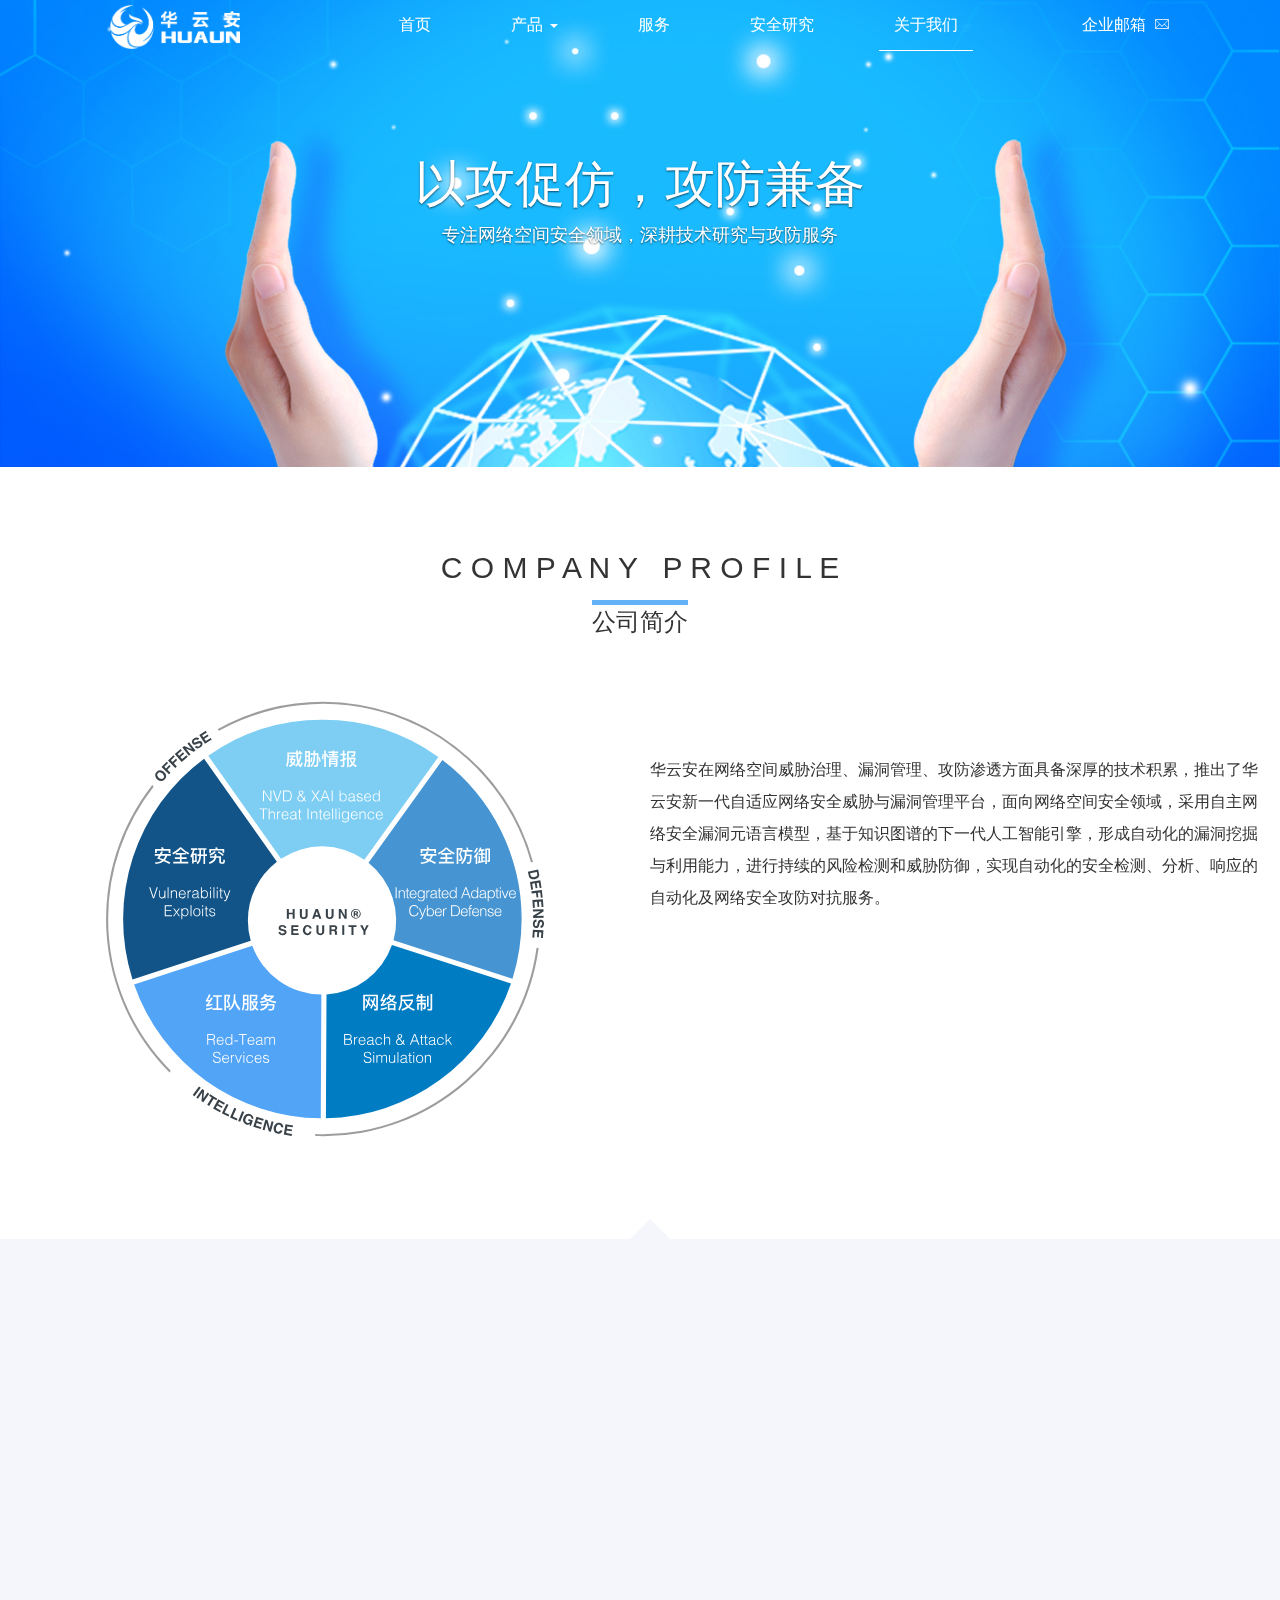
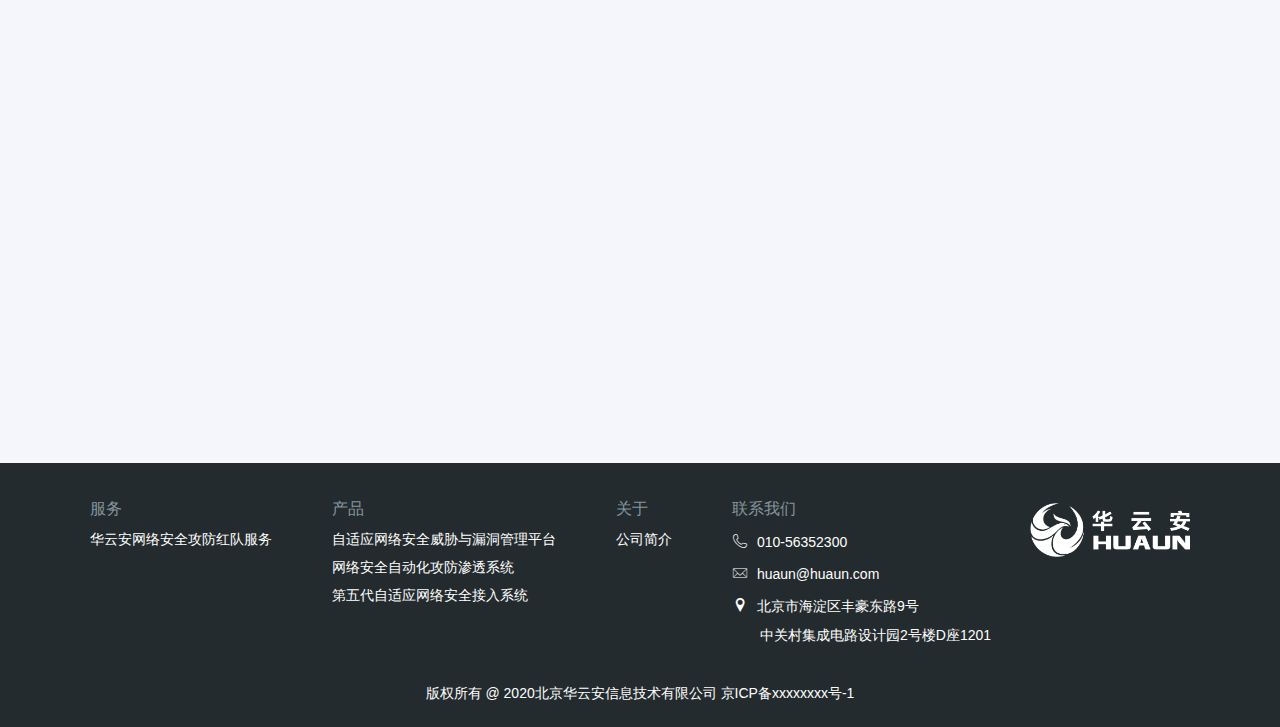
<file: about-us-page.html>
<!DOCTYPE html>
<html>

<head>
    <meta charset="UTF-8">
    <meta name="viewport"
        content="width=device-width,initial-scale=1,minimum-scale=1,maximum-scale=1,user-scalable=no" />
    <meta name="description"
        content="北京华云安信息技术有限公司目前具有态势感知、漏洞管理、自动化渗透、互联网反溯源等产品，同时拥有及专业的网络安全攻防团队，主要服务于国家监管机构及运营商、能源、教育等重要行业客户。" />
    <meta name="keywords"
        content="华云安,网络安全,攻防对抗,威胁情报,防御,漏洞,知识图谱,人工智能,AI,可解释人工智能,XAI,以攻促防,自适应,关键基础设施,安全能力,资产测绘,自动化渗透,威胁建模,漏洞管理,TVM,APT,PTS,态势感知,SOC,SEIM,Exp,Poc,红对服务,反溯源,漏洞挖掘,漏洞利用,红蓝对抗,威胁治理,应急响应,自动化,能力平台,重保,网络安保,护网" />
    <title>关于我们</title>
    <link rel="shortcut icon" href="images/huaun_favicon.png" />
    <link rel="stylesheet" href="library/css/boostrap.css">
    <link rel="stylesheet" href="library/fonts/iconfont.css">
    <link rel="stylesheet" href="common/css/common.css">
    <link rel="stylesheet" href="common/css/model.css">
</head>

<body>
    <!-- menu -->
    <div id='menu'></div>
    <!-- banner -->
    <div class='block about'>
        <img src="images/CONNECTbg.jpg" alt="">
        <div class='banner'>
            <div class="carousel-caption">
                <div class='banner-content' data-scroll-reveal="enter bottom over 0.5s and move 100px after 0.3s">
                    <p class='banner-title'>以攻促仿，攻防兼备</p>
                    <p class='banner-text'>专注网络空间安全领域，深耕技术研究与攻防服务</p>
                </div>
            </div>
        </div>
    </div>
    <div class='background about-01'>
        <div class="my-container row">
            <div class="connect-header" data-scroll-reveal="enter bottom over 0.5s and move 100px after 0.3s">
                <p class='connect-header-en'>C O M P A N Y &nbsp;&nbsp;P R O F I L E</p>
                <p class='connect-header-ch'>公司简介</p>
            </div>
            <div class="col-xs-12 col-md-6">
                <div class="connect-img">
                    <img src="images/product-wheel.svg"
                        data-scroll-reveal="enter bottom over 0.5s and move 100px after 0.3s">
                </div>

            </div>
            <div class="col-xs-12 col-md-6">
                <div class="connect-con">
                    <div data-scroll-reveal="enter bottom over 0.5s and move 100px after 0.3s">
                        华云安在网络空间威胁治理、漏洞管理、攻防渗透方面具备深厚的技术积累，推出了华云安新一代自适应网络安全威胁与漏洞管理平台，面向网络空间安全领域，采用自主网络安全漏洞元语言模型，基于知识图谱的下一代人工智能引擎，形成自动化的漏洞挖掘与利用能力，进行持续的风险检测和威胁防御，实现自动化的安全检测、分析、响应的自动化及网络安全攻防对抗服务。
                    </div>
                    <div data-scroll-reveal="enter bottom over 0.5s and move 100px after 0.3s">
                        <em
                            style="font-weight: 600;color:#64B2F6">“以攻促防，攻防兼备”是公司的核心理念。</em>公司具有一流的网络安全攻防团队，以及漏洞管理、自动化渗透、安全接入等网络安全产品，提供集网络安全情报采集分析与分享能力、关键信息基础设施防御能力、网络安全反制能力于一体的<em
                            style="font-weight: 600;color:#64B2F6">新一代自适应网络安全威胁检测与防御平台。</em>主要服务于国家机构及金融、能源、教育、医疗等关键信息基础设施行业。
                    </div>
                </div>

            </div>
        </div>
    </div>
    <div class='background about-02'>
        <div class="my-container row">
            <div class="connect-header" data-scroll-reveal="enter bottom over 0.5s and move 100px after 0.3s">
                <p class='connect-header-en'>C O N E C T&nbsp;&nbsp;U S</p>
                <p class='connect-header-ch'>联系我们</p>
            </div>
            <div class="address" data-scroll-reveal="enter bottom over 0.5s and move 100px after 0.3s">
                <img src="images/address.svg">
            </div>
            <div class="connect text-connect" data-scroll-reveal="enter bottom over 0.5s and move 100px after 0.3s">
                <div class='connect-title'>
                    客户服务
                </div>
                <div class='connect-content'>
                    <div class="con">
                        <i class="icon iconfont icondianhua"></i>
                        010-56352300
                    </div>
                    <div class="con">
                        <i class="icon iconfont iconyouxiang"></i>
                        huaun@huaun.com
                    </div>
                    <div class="con">
                        <i class="icon iconfont icondizhi"></i>
                        北京市海淀区丰豪东路9号
                    </div>
                    <div class="con" style="text-indent: 30px;">
                        中关村集成电路设计园2号楼D座1201
                    </div>
                </div>
            </div>
        </div>
    </div>
    <a href="#0" class="cd-top">
        <img src="images/cd-top-arrow.svg">
    </a>
    <!-- footer -->
    <div id='footer' class='information'></div>
</body>
<script src="library/javascript/jquery.min.js"></script>
<script src="library/javascript/bootstrap.min.js"></script>
<script src="library/javascript/scrollReveal.js"></script>
<script src='library/javascript/goTop.js'></script>
<script src="common/js/scroll.js"></script>
<script>
    if (!(/msie [6|7|8|9]/i.test(navigator.userAgent))) {
        (function () {
            window.scrollReveal = new scrollReveal({
                reset: true
            });
        })();
    };
    $('#menu').load('common/html/header.html', function () {
        $('#about').addClass('active').parent().siblings().children('a').removeClass('active');
    });
</script>

</html>
</file>
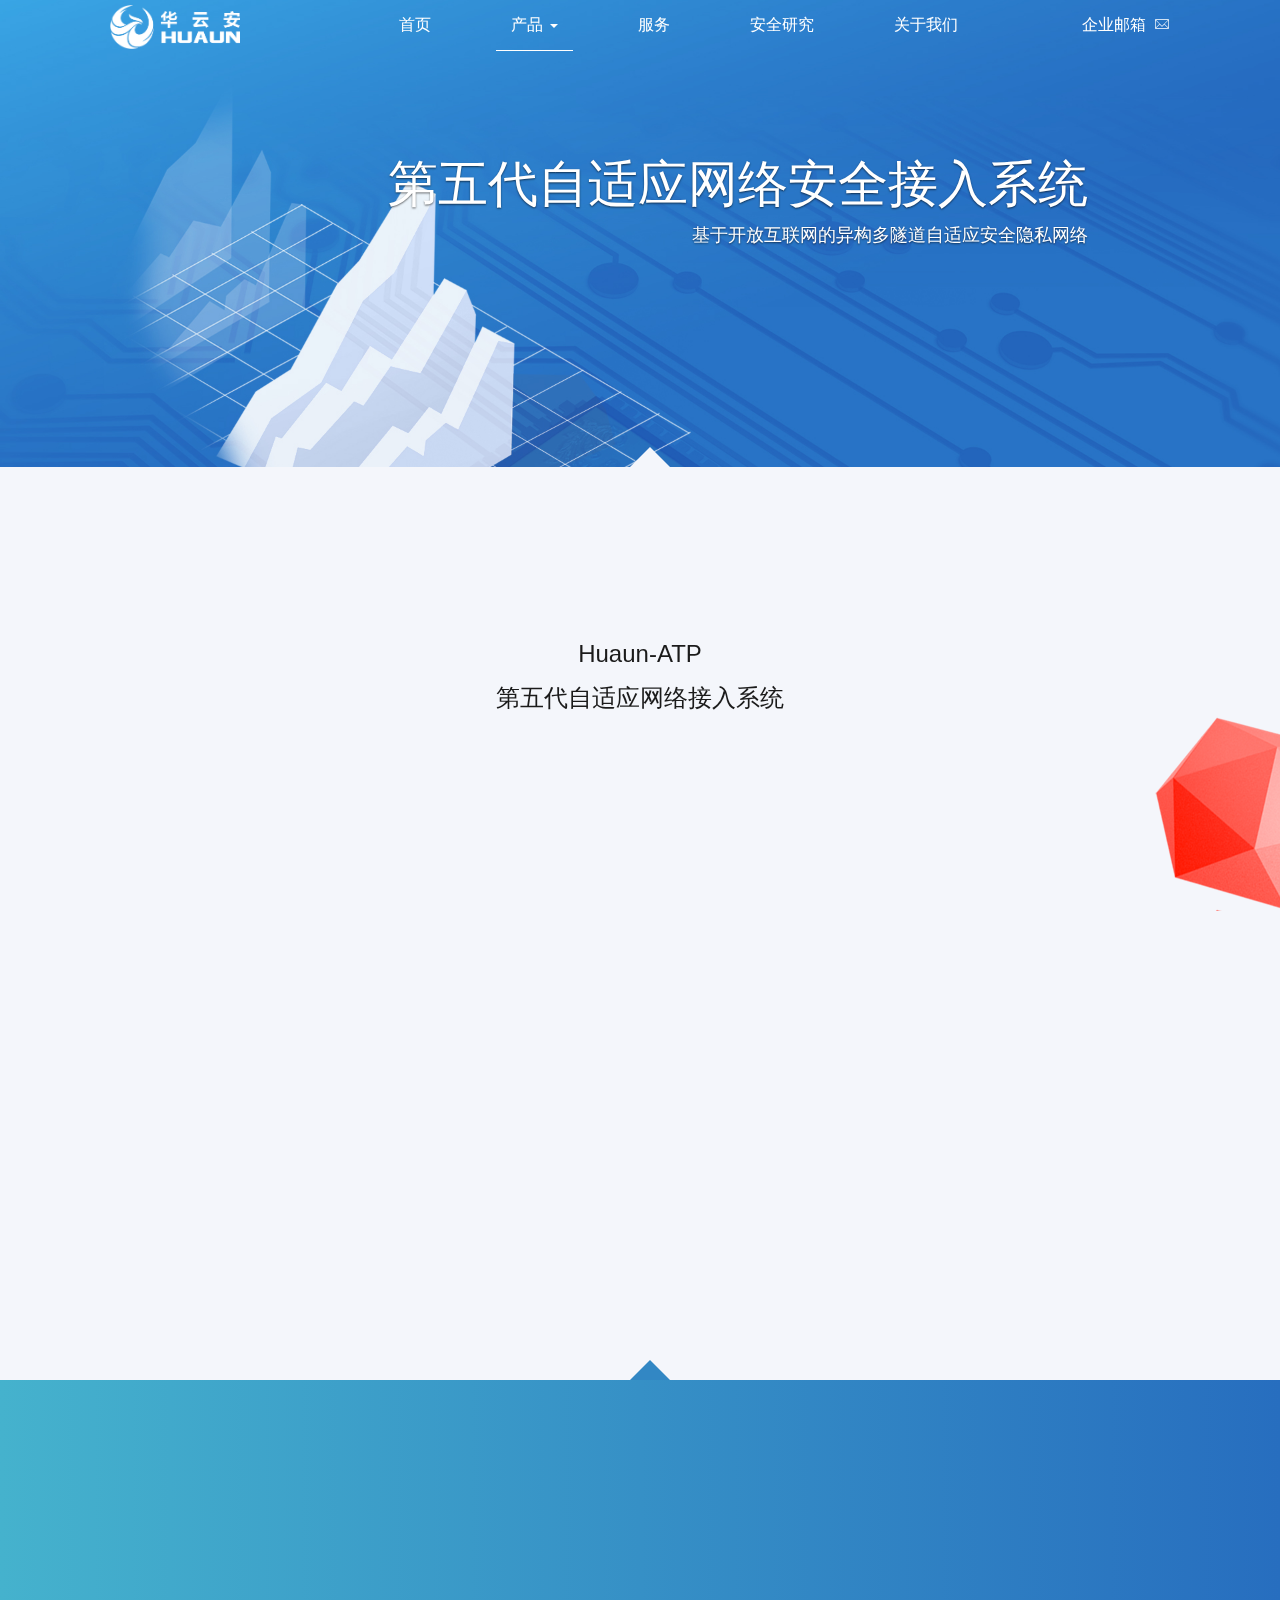
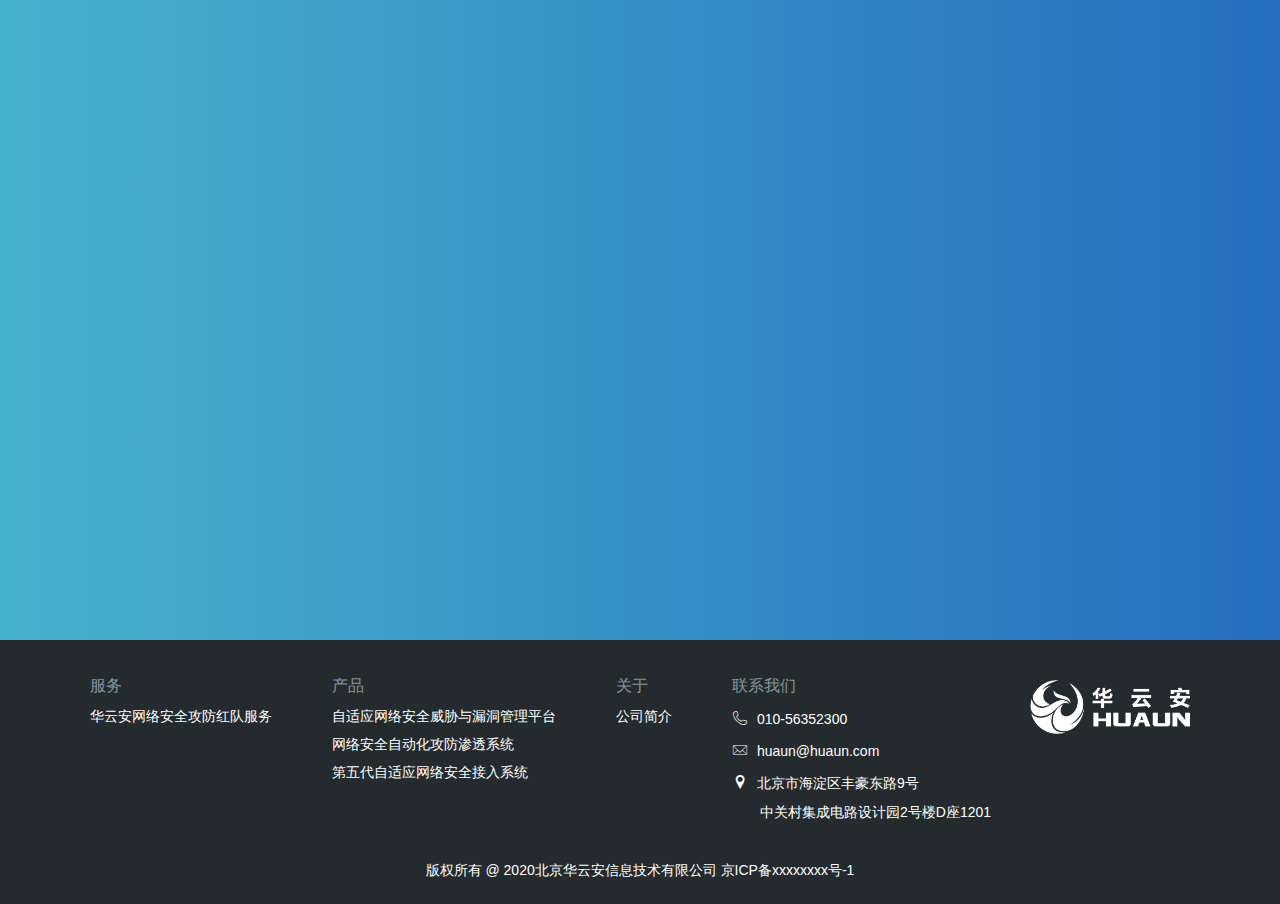
<file: product-security-ATP.html>
<!DOCTYPE html>
<html>

<head>
    <meta charset="UTF-8">
    <meta name="viewport"
        content="width=device-width,initial-scale=1,minimum-scale=1,maximum-scale=1,user-scalable=no" />
    <meta name="description"
        content="北京华云安信息技术有限公司目前具有态势感知、漏洞管理、自动化渗透、互联网反溯源等产品，同时拥有及专业的网络安全攻防团队，主要服务于国家监管机构及运营商、能源、教育等重要行业客户。" />
    <meta name="keywords"
        content="华云安,网络安全,攻防对抗,威胁情报,防御,漏洞,知识图谱,人工智能,AI,可解释人工智能,XAI,以攻促防,自适应,关键基础设施,安全能力,资产测绘,自动化渗透,威胁建模,漏洞管理,TVM,APT,PTS,态势感知,SOC,SEIM,Exp,Poc,红对服务,反溯源,漏洞挖掘,漏洞利用,红蓝对抗,威胁治理,应急响应,自动化,能力平台,重保,网络安保,护网" />
    <title>第五代自适应互联网反溯源系统</title>
    <link rel="shortcut icon" href="images/huaun_favicon.png" />
    <link rel="stylesheet" href="library/css/boostrap.css">
    <link rel="stylesheet" href="library/fonts/iconfont.css">
    <link rel="stylesheet" href="common/css/common.css">
    <link rel="stylesheet" href="common/css/model.css">
</head>

<body>
    <!-- menu -->
    <div id='menu'></div>
    <!-- banner -->
    <div class='block'>
        <img src="images/ATPbg.jpg" alt="">
        <div class='banner'>
            <div class="carousel-caption">
                <div class='banner-content banner-right'
                    data-scroll-reveal="enter bottom over 0.5s and move 100px after 0.3s">
                    <p class='banner-title'>第五代自适应网络安全接入系统</p>
                    <p class='banner-text'>基于开放互联网的异构多隧道自适应安全隐私网络</p>
                </div>
            </div>
        </div>
    </div>
    <!-- <div class='background atp-01'>
        <div class='my-container'>
            <p class="product-abstract" data-scroll-reveal="enter bottom over 0.5s and move 30px after 0.3s">
                全球部署的去中心化自适应加密基础网络，采用自主研发的数据编码技术和传输协议，对数据进行随便化、分散化处理，将流量隐藏到正常流量中，突破安全监测。融合VPN、CDN、DNS、Tor、卫星、激光、量子等技术，构建覆盖全球的开放式异构多隧道隐私通信网络，任意地点即插即用。
            </p>
            <div class='product-image' data-scroll-reveal="enter bottom over 0.5s and move 30px after 0.3s">
                <img src="images/product-ATP-architecture.png" alt="">
            </div>

            <p class="product-abstract1 product-abstract" data-scroll-reveal="enter bottom over 0.5s and move 30px after 0.3s">
                实时监控全球节点和通道情况，根据业务实际需求，对传输通道进行自动化和智能化管控，确保平台服务的安全性、可靠性和可用性。采用去中心化技术，全球节点地位相等完全自治，对数据进行伪随机跳变传输，并采用混淆算法对数据进行加密。构建全球性开放式异构多隧道的隐私通信网络，实现加密数据隐蔽回传、反监听、反溯源的能力。
            </p>
        </div>
    </div> -->
    <div class='background atp-02 product-02'>
        <div class="dialog my-container">
            <!--标题-->
            <div class='dialog-header' data-scroll-reveal="enter bottom over 0.5s and move 100px after 0.3s">
                <p class='dialog-title'>Huaun-ATP</p>
                <p class='dialog-title'>第五代自适应网络接入系统</p>
            </div>
            <!--列表-->
            <ul class="row dialog-list">
                <li class='col-xs-12 col-md-6 col-lg-3'>
                    <div data-scroll-reveal="enter bottom over 0.5s and move 100px after 0.3s" class='dialog-box'>
                        <div class="dialog-box-header">
                            <span class='icon iconfont iconico_bianma'></span>
                        </div>
                        <div class='dialog-box-content'>
                            <p class="font-subcon">数据源流<br>编码技术</p>
                        </div>
                    </div>
                </li>
                <li class='col-xs-12 col-md-6 col-lg-3'>
                    <div data-scroll-reveal="enter bottom over 0.5s and move 100px after 0.3s" class='dialog-box'>
                        <div class="dialog-box-header">
                            <span class='icon iconfont iconico_yigouduosuidao'></span>
                        </div>
                        <div class='dialog-box-content'>
                            <p class="font-subcon">开放式<br>异构多隧道</p>
                        </div>
                    </div>
                </li>
                <li class='col-xs-12 col-md-6 col-lg-3'>
                    <div data-scroll-reveal="enter bottom over 0.5s and move 100px after 0.3s" class='dialog-box'>
                        <div class="dialog-box-header">
                            <span class='icon iconfont iconico_suijitiaobian'></span>
                        </div>
                        <div class='dialog-box-content'>
                            <p class="font-subcon">伪随机<br>跳变传输</p>
                        </div>
                    </div>
                </li>
                <li class='col-xs-12 col-md-6 col-lg-3'>
                    <div data-scroll-reveal="enter bottom over 0.5s and move 100px after 0.3s" class='dialog-box'>
                        <div class="dialog-box-header">
                            <span class='icon iconfont iconico_tongdaokongzhi'></span>
                        </div>
                        <div class='dialog-box-content'>
                            <p class="font-subcon">自适应<br>通道控制</p>
                        </div>
                    </div>
                </li>
            </ul>
        </div>
    </div>
    <div class='background product-03'>
        <div class="dialog my-container">
            <!--列表-->
            <ul class="row dialog-list">
                <li class="col-xs-12 col-md-6 col-lg-3">
                    <div class="dialog-box" data-scroll-reveal="enter bottom over 0.5s and move 100px after 0.3s">
                        <div class='dialog-box-header'>
                            <img src="images/product-ATP02.png">
                            <p class='dialog-box-title'>网络防护节点</p>
                        </div>
                        <div class='dialog-box-content dialog-box-content1'>
                            <p class="font-con">通过部署在多地区的网络防护节点，提供互联网安全访问机制；网络节点类型丰富，提供监控、注册、通讯和控制功能，可保障系统高效运行。</p>
                        </div>
                    </div>
                </li>
                <li class="col-xs-12 col-md-6 col-lg-3">
                    <div class="dialog-box" data-scroll-reveal="enter bottom over 0.5s and move 100px after 0.3s">
                        <div class='dialog-box-header'>
                            <img src="images/product-ATP03.png">
                            <p class='dialog-box-title'>动态路由控制</p>
                        </div>
                        <div class='dialog-box-content dialog-box-content1'>
                            <p class="font-con">源节点和被访问节点之间得数据通讯通过双向不同链路实现，接收和发送通过动态路由机制，可以通过不同的路由节点实现数据通讯。</p>
                        </div>
                    </div>
                </li>
                <li class="col-xs-12 col-md-6 col-lg-3">
                    <div class="dialog-box" data-scroll-reveal="enter bottom over 0.5s and move 100px after 0.3s">
                        <div class='dialog-box-header'>
                            <img src="images/product-ATP04.png">
                            <p class='dialog-box-title'>隐私操作系统</p>
                        </div>
                        <div class='dialog-box-content dialog-box-content1'>
                            <p class="font-con">
                                隐私操作系统，通过操作系统定制和加固，为源端提供各种身份伪装技术，数据防泄密技术，防定位技术。
                            </p>
                        </div>
                    </div>
                </li>
                <li class="col-xs-12 col-md-6 col-lg-3">
                    <div class="dialog-box" data-scroll-reveal="enter bottom over 0.5s and move 100px after 0.3s">
                        <div class='dialog-box-header'>
                            <img src="images/product-ATP05.png">
                            <p class='dialog-box-title'>可信接入设备</p>
                        </div>
                        <div class='dialog-box-content dialog-box-content1'>
                            <p class="font-con">
                                可信接入设备部署在互联网的出口，为用户提供互联网访问、网络通讯等服务。设备配置简单，提供有线、无线、4G和5G等多种组网方式。
                            </p>
                        </div>
                    </div>
                </li>
            </ul>
        </div>
    </div>
    <a href="#0" class="cd-top">
        <img src="images/cd-top-arrow.svg">
    </a>
    <!-- footer -->
    <div id='footer' class='information'></div>
</body>
<script src="library/javascript/jquery.min.js"></script>
<script src="library/javascript/bootstrap.min.js"></script>
<script src="library/javascript/scrollReveal.js"></script>
<script src='library/javascript/goTop.js'></script>
<script src="common/js/scroll.js"></script>
<script>
    if (!(/msie [6|7|8|9]/i.test(navigator.userAgent))) {
        (function () {
            window.scrollReveal = new scrollReveal({
                reset: true
            });
        })();
    };
    $('#menu').load('common/html/header.html', function () {
        $('#product').addClass('active').parent().siblings().children('a').removeClass('active');
    });
</script>

</html>
</file>
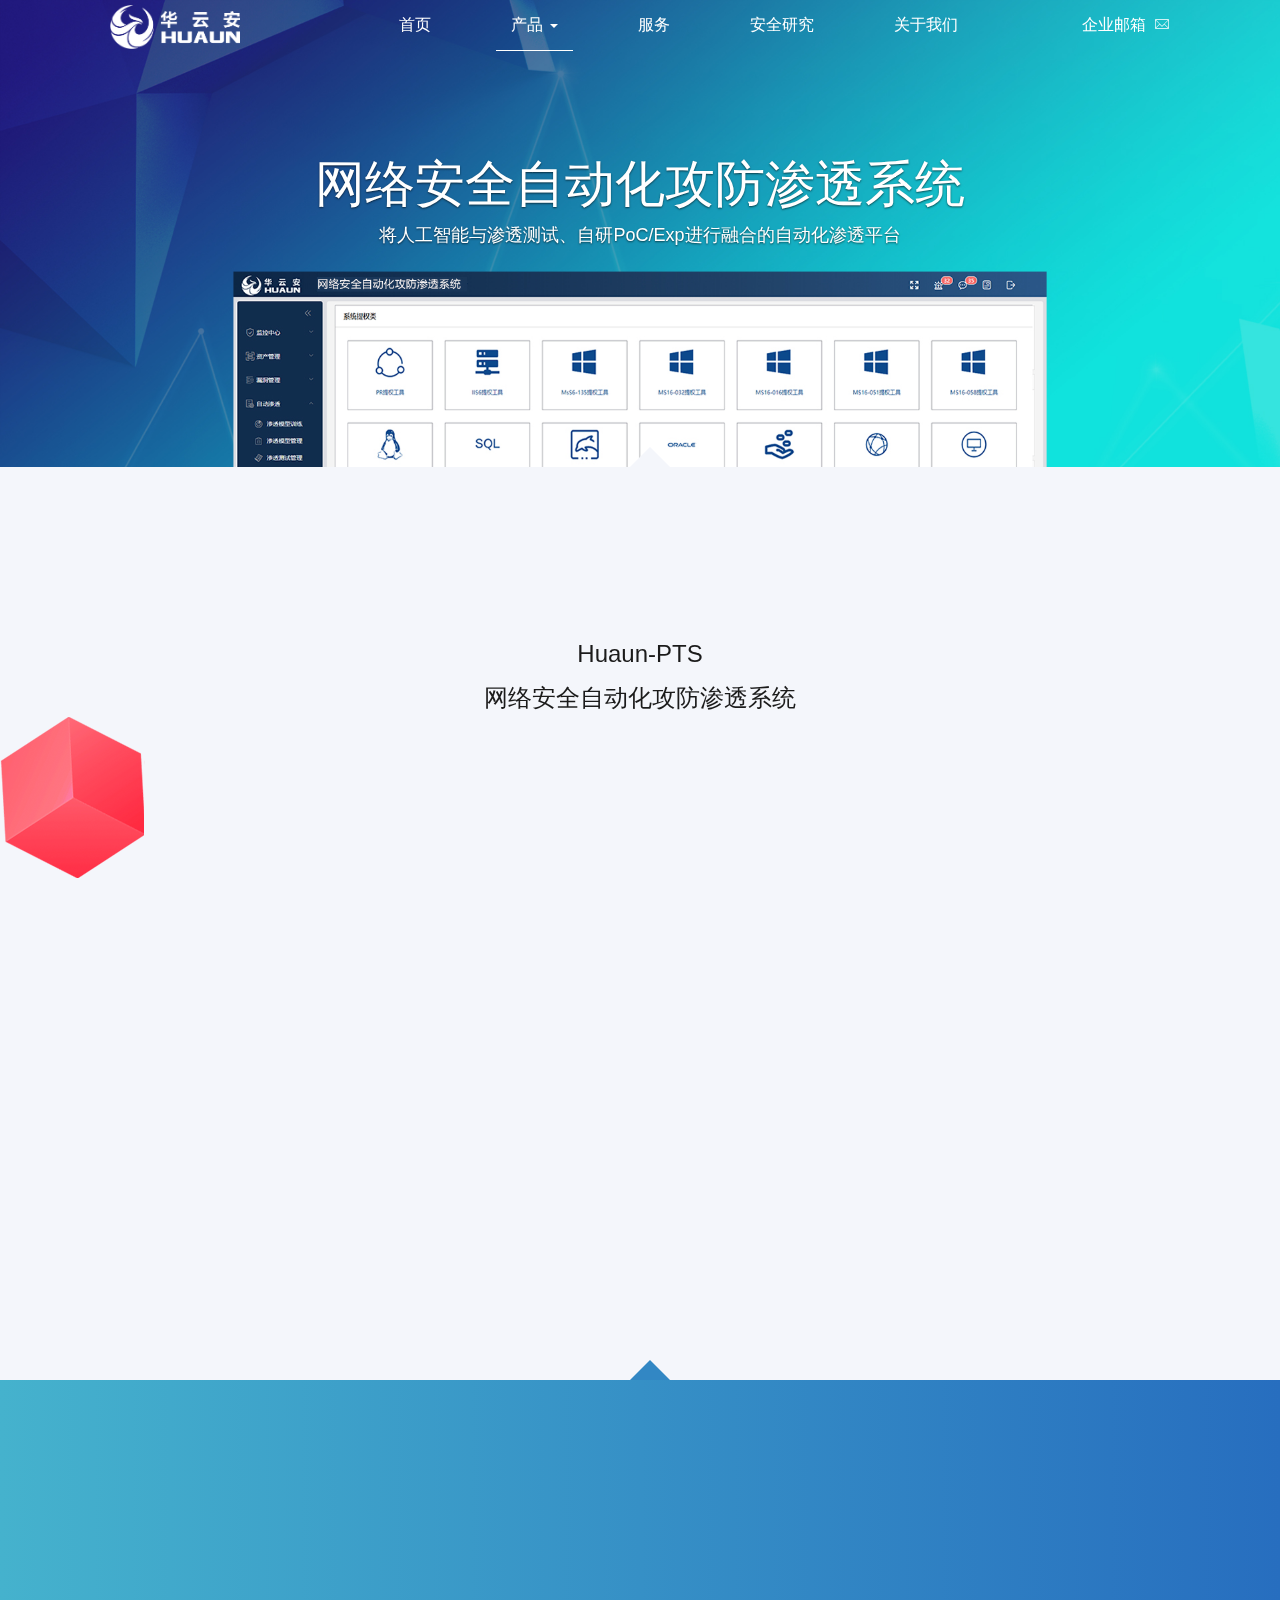
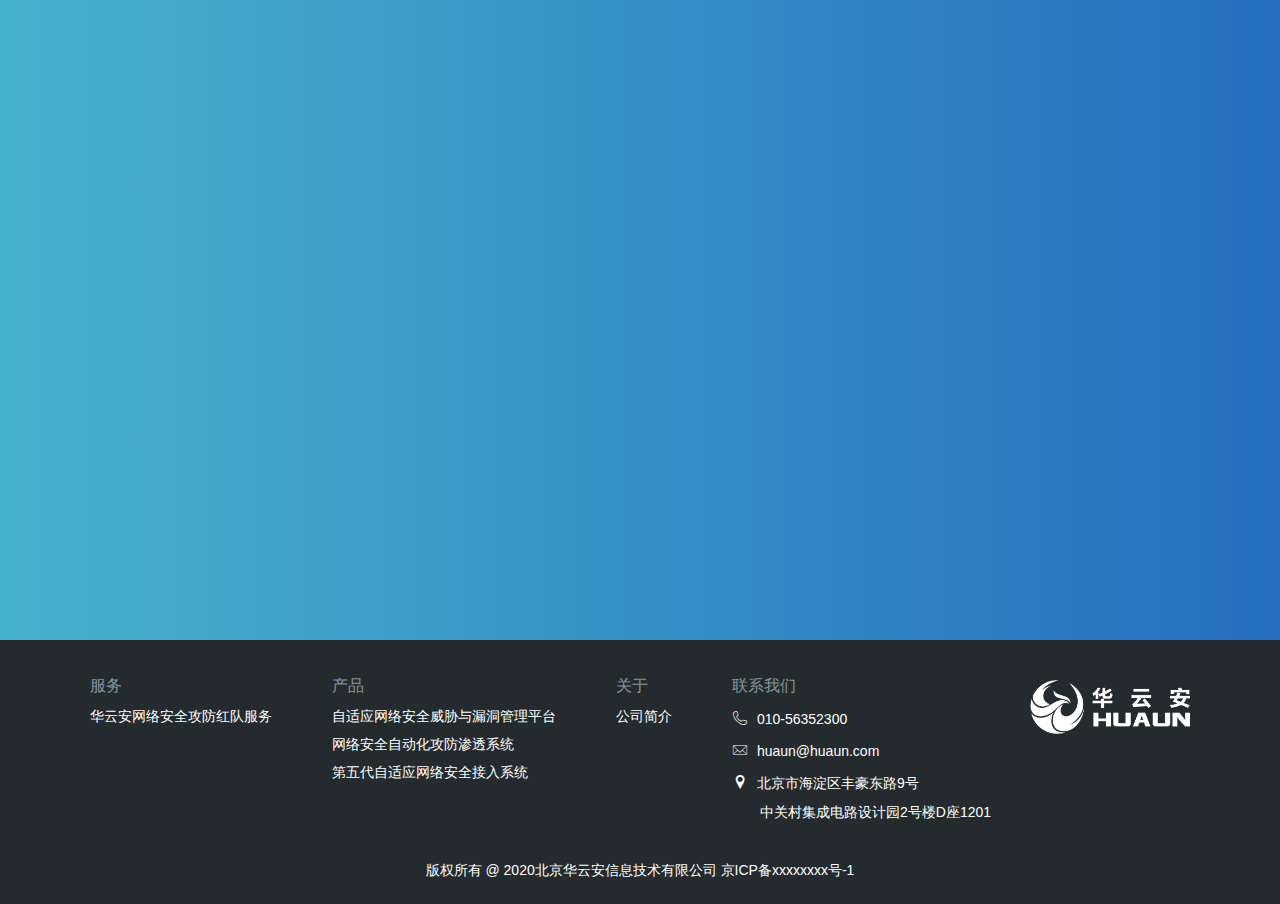
<file: product-security-PTS.html>
<!DOCTYPE html>
<html>

<head>
    <meta charset="UTF-8">
    <meta name="viewport"
        content="width=device-width,initial-scale=1,minimum-scale=1,maximum-scale=1,user-scalable=no" />
    <meta name="description"
        content="北京华云安信息技术有限公司目前具有态势感知、漏洞管理、自动化渗透、互联网反溯源等产品，同时拥有及专业的网络安全攻防团队，主要服务于国家监管机构及运营商、能源、教育等重要行业客户。" />
    <meta name="keywords"
        content="华云安,网络安全,攻防对抗,威胁情报,防御,漏洞,知识图谱,人工智能,AI,可解释人工智能,XAI,以攻促防,自适应,关键基础设施,安全能力,资产测绘,自动化渗透,威胁建模,漏洞管理,TVM,APT,PTS,态势感知,SOC,SEIM,Exp,Poc,红对服务,反溯源,漏洞挖掘,漏洞利用,红蓝对抗,威胁治理,应急响应,自动化,能力平台,重保,网络安保,护网" />
    <title>网络安全自动化攻防渗透系统</title>
    <link rel="shortcut icon" href="images/huaun_favicon.png" />
    <link rel="stylesheet" href="library/css/boostrap.css">
    <link rel="stylesheet" href="library/fonts/iconfont.css">
    <link rel="stylesheet" href="common/css/common.css">
    <link rel="stylesheet" href="common/css/model.css">
</head>

<body>
    <!-- menu -->
    <div id='menu'></div>
    <!-- banner -->
    <div class='block'>
        <img src="images/PTSbg.jpg" alt="">
        <div class='banner'>
            <div class="carousel-caption">
                <div class='banner-content' data-scroll-reveal="enter bottom over 0.5s and move 100px after 0.3s">
                    <p class='banner-title'>网络安全自动化攻防渗透系统</p>
                    <p class='banner-text'>将人工智能与渗透测试、自研PoC/Exp进行融合的自动化渗透平台</p>
                </div>
            </div>
        </div>
    </div>
    <!-- <div class='background pts-01'>
        <div class='my-container'>
            <p class="product-abstract product-abstract2" data-scroll-reveal="enter bottom over 0.5s and move 30px after 0.3s">
                通过模拟恶意人员对系统进行渗透攻击，来检测目标网络的弱点，提升目标网络的安全防御能力。将多种高效实用的自动化渗透工具和漏洞Exp通过AI技术构建为自动化攻防渗透系统。
            </p>
            <div class='product-image' data-scroll-reveal="enter bottom over 0.5s and move 30px after 0.3s">
                <img src="images/product-PTS-architecture.png" alt="">
            </div>

            <p class="product-abstract1 product-abstract" data-scroll-reveal="enter bottom over 0.5s and move 30px after 0.3s">
                自动化渗透测试链条主要根据渗透测试的流程，将一系列渗透测试工具按信息收集、端口及漏洞扫描、获得权限及权限提升、日志清除到进一步收集内部信息的顺序进行执行，最终输出渗透测试报告。使用时只要输入待测目标地址，按照向导提示完成参数输入，即可开始进行渗透测试操作。最终导出渗透结果，辅助提升网络安全整体防护能力。
            </p>
        </div>
    </div> -->
    <div class='background pts-02 product-02'>
        <div class="dialog my-container">
            <!--标题-->
            <div class='dialog-header' data-scroll-reveal="enter bottom over 0.5s and move 100px after 0.3s">
                <p class='dialog-title'>Huaun-PTS</p>
                <p class='dialog-title'>网络安全自动化攻防渗透系统</p>
            </div>
            <!--列表-->
            <ul class="row dialog-list">
                <li class='col-xs-12 col-md-6 col-lg-3'>
                    <div data-scroll-reveal="enter bottom over 0.5s and move 100px after 0.3s" class='dialog-box'>
                        <div class="dialog-box-header">
                            <span class='icon iconfont iconico_moxingxunlian'></span>
                        </div>
                        <div class='dialog-box-content'>
                            <p class="font-subcon">自动化渗透<br>模型训练</p>
                        </div>
                    </div>
                </li>
                <li class='col-xs-12 col-md-6 col-lg-3'>
                    <div data-scroll-reveal="enter bottom over 0.5s and move 100px after 0.3s" class='dialog-box'>
                        <div class="dialog-box-header">
                            <span class='icon iconfont iconico_ruanjianjicheng'></span>
                        </div>
                        <div class='dialog-box-content'>
                            <p class="font-subcon">海量工具<br>软件集成</p>
                        </div>
                    </div>
                </li>
                <li class='col-xs-12 col-md-6 col-lg-3'>
                    <div data-scroll-reveal="enter bottom over 0.5s and move 100px after 0.3s" class='dialog-box'>
                        <div class="dialog-box-header">
                            <span class='icon iconfont iconico_tedingmubiaozhinengshibie'></span>
                        </div>
                        <div class='dialog-box-content'>
                            <p class="font-subcon">特定目标<br>智能识别</p>
                        </div>
                    </div>
                </li>
                <li class='col-xs-12 col-md-6 col-lg-3'>
                    <div data-scroll-reveal="enter bottom over 0.5s and move 100px after 0.3s" class='dialog-box'>
                        <div class="dialog-box-header">
                            <span class='icon iconfont iconico_POC'></span>
                        </div>
                        <div class='dialog-box-content'>
                            <p class="font-subcon">互联网漏洞<br>PoC/Exp研发与实战</p>
                        </div>
                    </div>
                </li>
            </ul>
        </div>
    </div>
    <div class='background product-03'>
        <div class="dialog my-container">
            <!--列表-->
            <ul class="row dialog-list">
                <li class="col-xs-12 col-md-6 col-lg-3">
                    <div class="dialog-box" data-scroll-reveal="enter bottom over 0.5s and move 100px after 0.3s">
                        <div class='dialog-box-header'>
                            <img src="images/product-PTS02.png">
                            <p class='dialog-box-title'>渗透测试管理</p>
                        </div>
                        <div class='dialog-box-content dialog-box-content1'>
                            <p class="font-con">对渗透任务、过程及数据进行监控和查看。</p>
                        </div>
                    </div>
                </li>
                <li class="col-xs-12 col-md-6 col-lg-3">
                    <div class="dialog-box" data-scroll-reveal="enter bottom over 0.5s and move 100px after 0.3s">
                        <div class='dialog-box-header'>
                            <img src="images/product-PTS03.png">
                            <p class='dialog-box-title'>渗透模型管理</p>
                        </div>
                        <div class='dialog-box-content dialog-box-content1'>
                            <p class="font-con">对模型中的流程训练情况进行查看，必要时可以进行人工干预和调整。</p>
                        </div>
                    </div>
                </li>
                <li class="col-xs-12 col-md-6 col-lg-3">
                    <div class="dialog-box" data-scroll-reveal="enter bottom over 0.5s and move 100px after 0.3s">
                        <div class='dialog-box-header'>
                            <img src="images/product-PTS04.png">
                            <p class='dialog-box-title'>工具集管理</p>
                        </div>
                        <div class='dialog-box-content dialog-box-content1'>
                            <p class="font-con">对平台中的工具进行管理，对于自动渗透测试不能完成的情况，可进行手工测试。</p>
                        </div>
                    </div>
                </li>
                <li class="col-xs-12 col-md-6 col-lg-3">
                    <div class="dialog-box" data-scroll-reveal="enter bottom over 0.5s and move 100px after 0.3s">
                        <div class='dialog-box-header'>
                            <img src="images/product-PTS05.png">
                            <p class='dialog-box-title'>报告及成果管理</p>
                        </div>
                        <div class='dialog-box-content dialog-box-content1'>
                            <p class="font-con">管理渗透测试结果，并生成最终报告。</p>
                        </div>
                    </div>
                </li>
            </ul>
        </div>
    </div>
    <a href="#0" class="cd-top">
        <img src="images/cd-top-arrow.svg">
    </a>
    <!-- footer -->
    <div id='footer' class='information'></div>
</body>
<script src="library/javascript/jquery.min.js"></script>
<script src="library/javascript/bootstrap.min.js"></script>
<script src="library/javascript/scrollReveal.js"></script>
<script src='library/javascript/goTop.js'></script>
<script src="common/js/scroll.js"></script>
<script>
    if (!(/msie [6|7|8|9]/i.test(navigator.userAgent))) {
        (function () {
            window.scrollReveal = new scrollReveal({
                reset: true
            });
        })();
    };
    $('#menu').load('common/html/header.html', function () {
        $('#product').addClass('active').parent().siblings().children('a').removeClass('active');
    });
</script>

</html>
</file>
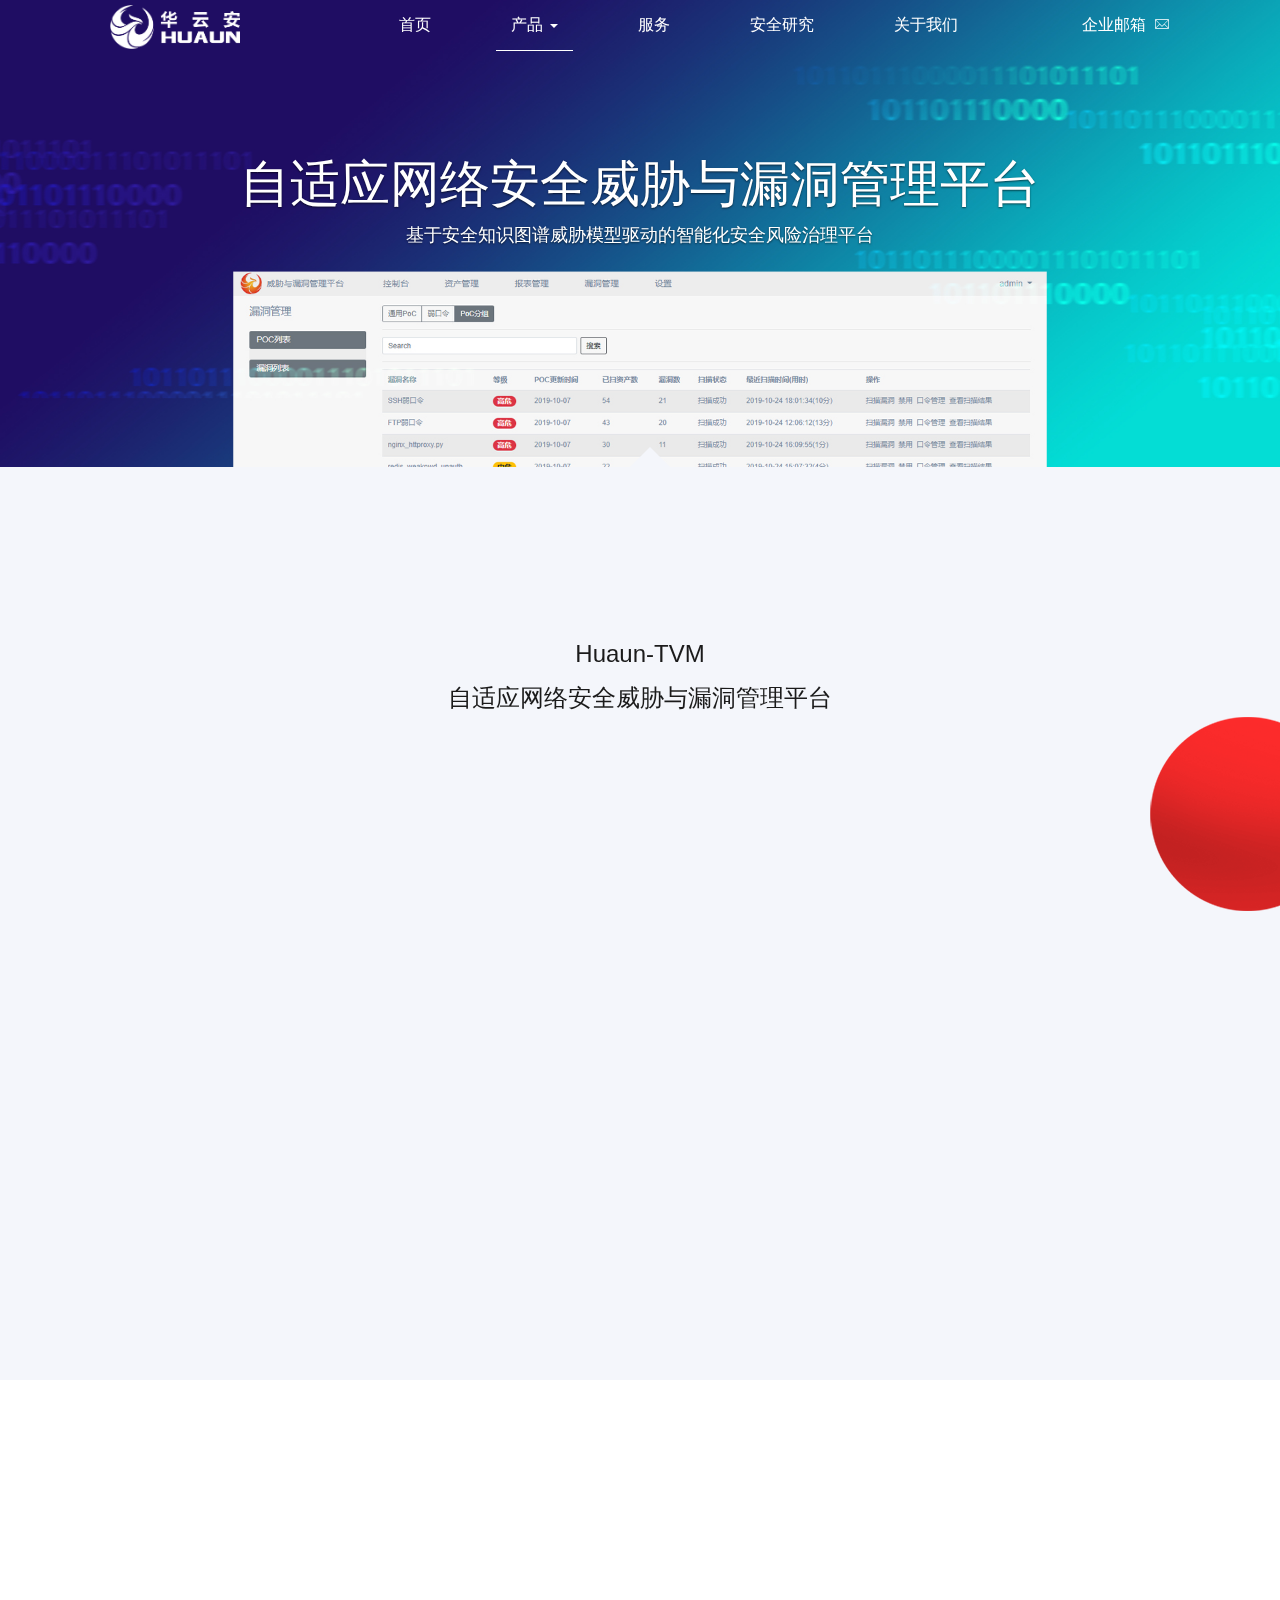
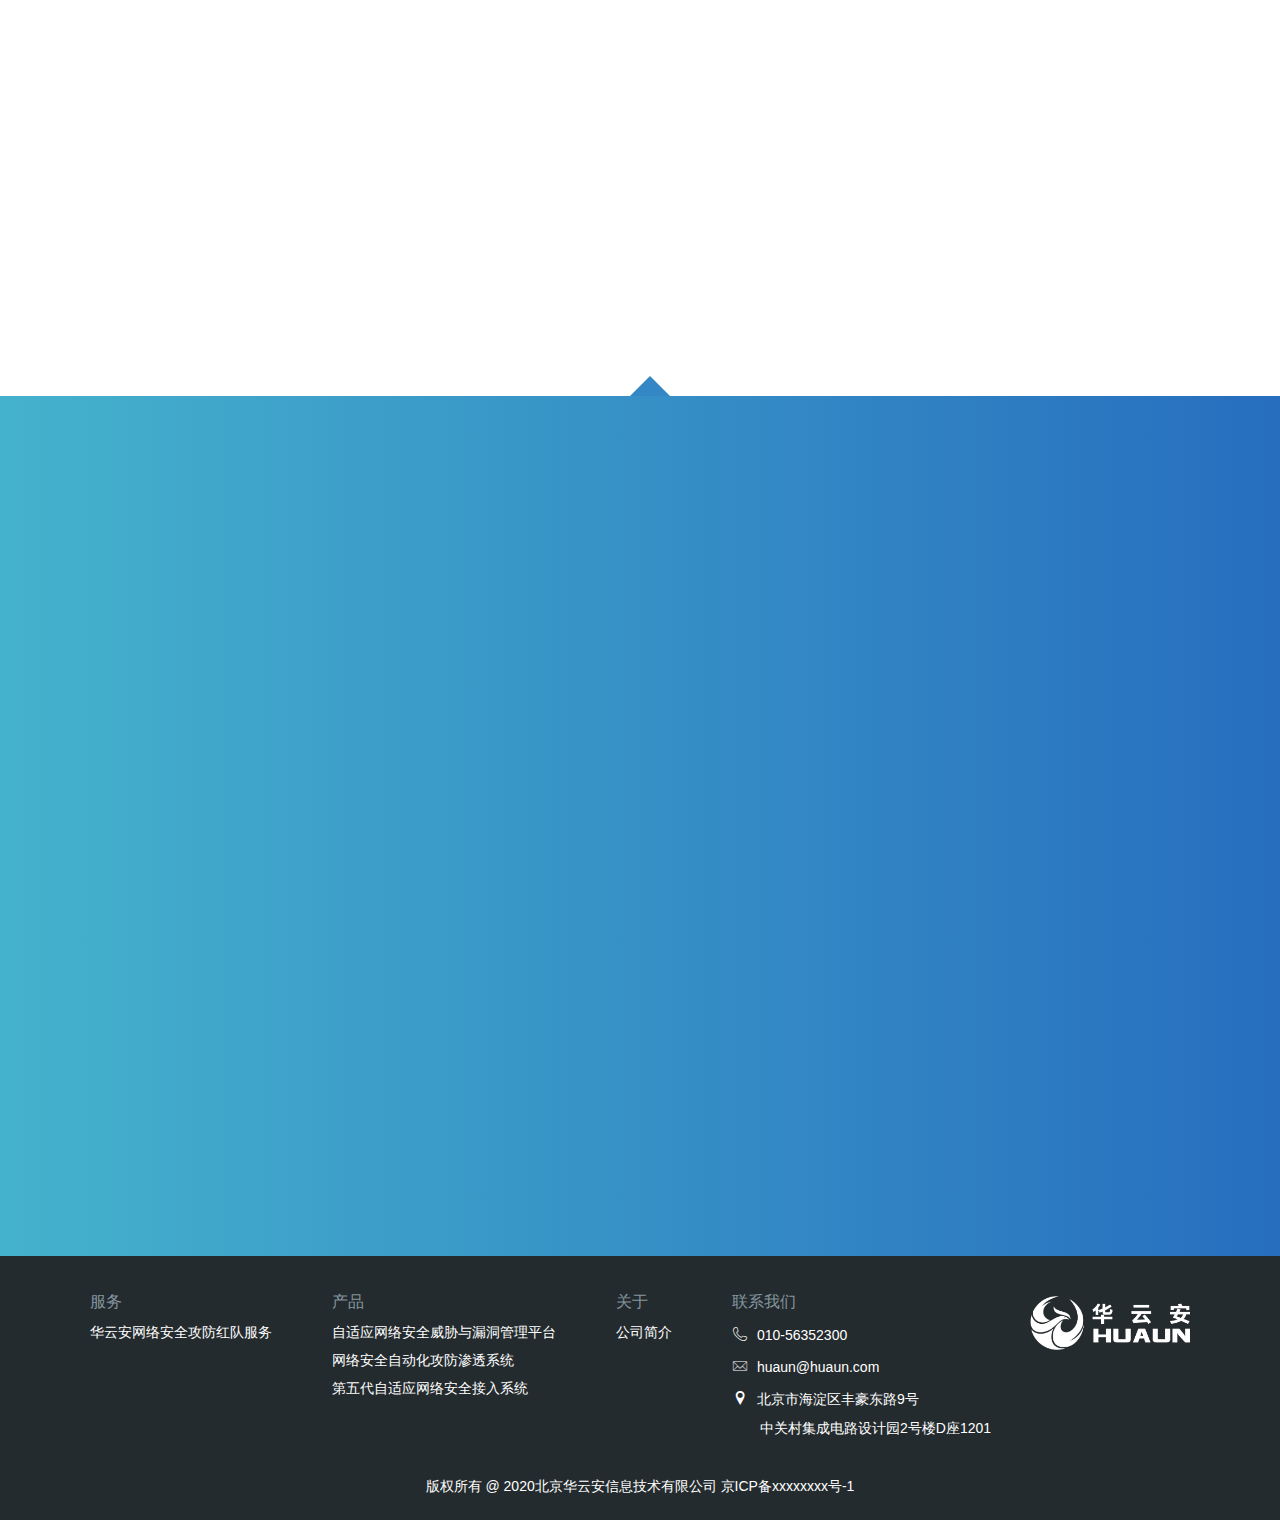
<file: product-security-TVM.html>
<!DOCTYPE html>
<html>

<head>
    <meta charset="UTF-8">
    <meta name="viewport"
        content="width=device-width,initial-scale=1,minimum-scale=1,maximum-scale=1,user-scalable=no" />
    <meta name="description"
        content="北京华云安信息技术有限公司目前具有态势感知、漏洞管理、自动化渗透、互联网反溯源等产品，同时拥有及专业的网络安全攻防团队，主要服务于国家监管机构及运营商、能源、教育等重要行业客户。" />
    <meta name="keywords"
        content="华云安,网络安全,攻防对抗,威胁情报,防御,漏洞,知识图谱,人工智能,AI,可解释人工智能,XAI,以攻促防,自适应,关键基础设施,安全能力,资产测绘,自动化渗透,威胁建模,漏洞管理,TVM,APT,PTS,态势感知,SOC,SEIM,Exp,Poc,红对服务,反溯源,漏洞挖掘,漏洞利用,红蓝对抗,威胁治理,应急响应,自动化,能力平台,重保,网络安保,护网" />
    <title>自适应网络安全威胁与漏洞管理平台</title>
    <link rel="shortcut icon" href="images/huaun_favicon.png" />
    <link rel="stylesheet" href="library/css/boostrap.css">
    <link rel="stylesheet" href="library/fonts/iconfont.css">
    <link rel="stylesheet" href="common/css/common.css">
    <link rel="stylesheet" href="common/css/model.css">
</head>

<body>
    <!-- menu -->
    <div id='menu'></div>
    <!-- banner -->
    <div class='block'>
        <img src="images/TVMbg.jpg" alt="">
        <div class='banner'>
            <div class="carousel-caption">
                <div class='banner-content' data-scroll-reveal="enter bottom over 0.5s and move 100px after 0.3s">
                    <p class='banner-title'>自适应网络安全威胁与漏洞管理平台</p>
                    <p class='banner-text'>基于安全知识图谱威胁模型驱动的智能化安全风险治理平台</p>
                </div>
            </div>
        </div>
    </div>
    <div class='background product-02'>
        <div class="dialog my-container">
            <!--标题-->
            <div class='dialog-header' data-scroll-reveal="enter bottom over 0.5s and move 100px after 0.3s">
                <p class='dialog-title'>Huaun-TVM</p>
                <p class='dialog-title'>自适应网络安全威胁与漏洞管理平台</p>
            </div>
            <!--列表-->
            <ul class="row dialog-list">
                <li class='col-xs-12 col-md-6 col-lg-3'>
                    <div data-scroll-reveal="enter bottom over 0.5s and move 100px after 0.3s" class='dialog-box'>
                        <div class="dialog-box-header">
                            <span class='icon iconfont iconico_hulianwangzichan'></span>
                        </div>
                        <div class='dialog-box-content'>
                            <p class="font-subcon">互联网资产<br>数据积累</p>
                        </div>
                    </div>
                </li>
                <li class='col-xs-12 col-md-6 col-lg-3'>
                    <div data-scroll-reveal="enter bottom over 0.5s and move 100px after 0.3s" class='dialog-box'>
                        <div class="dialog-box-header">
                            <span class='icon iconfont iconzhishitupu'></span>
                        </div>
                        <div class='dialog-box-content'>
                            <p class="font-subcon">知识图谱<br>威胁UEBA分析</p>
                        </div>
                    </div>
                </li>
                <li class='col-xs-12 col-md-6 col-lg-3'>
                    <div data-scroll-reveal="enter bottom over 0.5s and move 100px after 0.3s" class='dialog-box'>
                        <div class="dialog-box-header">
                            <span class='icon iconfont iconweixieqingbao'></span>
                        </div>
                        <div class='dialog-box-content'>
                            <p class="font-subcon">威胁情报<br>交换与共享</p>
                        </div>
                    </div>
                </li>
                <li class='col-xs-12 col-md-6 col-lg-3'>
                    <div data-scroll-reveal="enter bottom over 0.5s and move 100px after 0.3s" class='dialog-box'>
                        <div class="dialog-box-header">
                            <span class='icon iconfont iconico_POC'></span>
                        </div>
                        <div class='dialog-box-content'>
                            <p class="font-subcon">互联网漏洞<br>PoC/Exp研发与实战</p>
                        </div>
                    </div>
                </li>
            </ul>
        </div>
    </div>
    <div class='background tvm-01'>
        <div class='my-container row'>
            <div class='product-image col-md-6' data-scroll-reveal="enter bottom over 0.5s and move 30px after 0.3s">
                <img src="images/tvm-wheel.svg" alt="">
            </div>
            <div class='col-md-6'>
                <p class="product-abstract product-abstract1 " data-scroll-reveal="enter bottom over 0.5s and move 30px after 0.3s">
                    基于下一代国家漏洞库及安全知识库，进行知识图谱威胁建模，参考STIX2.0、GB/T 36643及MITRE
                    ATT&CK，建设威胁模型驱动的智能化网络安全情报驱动系统，用来识别、量化并应对威胁，利用抽象的方法来帮助思考风险。帮助系统安全人员传达漏洞破坏力，定义防范或减轻系统威胁的对策，并按紧迫性实施补救措施。
                </p>
                <p class="product-abstract1 product-abstract"
                    data-scroll-reveal="enter bottom over 0.5s and move 30px after 0.3s">
                    基于资产测绘情报采集到所有资产的基本信息及漏洞情况，形成漏洞数据，结合知识图谱威胁建模，自动化分析漏洞的潜在影响，形成资产漏洞分布范围和影响范围数据，进而形成自动化的漏洞挖掘与利用能力。通过建立覆盖全网漏洞的管理体系，辅以有效的技术支撑措施，实现对安全风险的有效管控，从而提升信息安全管理水平。
                </p>
            </div>
        </div>
    </div>

    <div class='background product-03'>
        <div class="dialog my-container">
            <!--列表-->
            <ul class="row dialog-list">
                <li class="col-xs-12 col-md-6 col-lg-3">
                    <div class="dialog-box" data-scroll-reveal="enter bottom over 0.5s and move 100px after 0.3s">
                        <div class='dialog-box-header'>
                            <img src="images/product-TVM02.png">
                            <p class='dialog-box-title'>Dashboard</p>
                        </div>
                        <div class='dialog-box-content dialog-box-content1'>
                            <p class="font-con">从全局视角对资产信息、漏洞信息、PoC信息进行可视化展示，直观展示漏洞分布情况和资产风险情况。</p>
                        </div>
                    </div>
                </li>
                <li class="col-xs-12 col-md-6 col-lg-3">
                    <div class="dialog-box" data-scroll-reveal="enter bottom over 0.5s and move 100px after 0.3s">
                        <div class='dialog-box-header'>
                            <img src="images/product-TVM03.png">
                            <p class='dialog-box-title'>资产管理</p>
                        </div>
                        <div class='dialog-box-content dialog-box-content1'>
                            <p class="font-con">通过资产指纹库对全网资产情况进行精确测绘，并基于资产维度进行漏洞和风险管理。</p>
                        </div>
                    </div>
                </li>
                <li class="col-xs-12 col-md-6 col-lg-3">
                    <div class="dialog-box" data-scroll-reveal="enter bottom over 0.5s and move 100px after 0.3s">
                        <div class='dialog-box-header'>
                            <img src="images/product-TVM04.png">
                            <p class='dialog-box-title'>PoC管理</p>
                        </div>
                        <div class='dialog-box-content dialog-box-content1'>
                            <p class="font-con">基于已积累形成的PoC管理库进行资产漏洞探测。</p>
                        </div>
                    </div>
                </li>
                <li class="col-xs-12 col-md-6 col-lg-3">
                    <div class="dialog-box" data-scroll-reveal="enter bottom over 0.5s and move 100px after 0.3s">
                        <div class='dialog-box-header'>
                            <img src="images/product-TVM05.png">
                            <p class='dialog-box-title'>资产漏洞关联</p>
                        </div>
                        <div class='dialog-box-content dialog-box-content1'>
                            <p class="font-con">将资产和PoC进行关联，以PoC的维度来说明资产PoC验证情况、过程数据以及漏洞利用结果。</p>
                        </div>
                    </div>
                </li>
            </ul>
        </div>
    </div>
    <a href="#0" class="cd-top">
        <img src="images/cd-top-arrow.svg">
    </a>
    <!-- footer -->
    <div id='footer' class='information'></div>
</body>
<script src="library/javascript/jquery.min.js"></script>
<script src="library/javascript/bootstrap.min.js"></script>
<script src="library/javascript/scrollReveal.js"></script>
<script src='library/javascript/goTop.js'></script>
<script src="common/js/scroll.js"></script>
<script>
    if (!(/msie [6|7|8|9]/i.test(navigator.userAgent))) {
        (function () {
            window.scrollReveal = new scrollReveal({
                reset: true
            });
        })();
    };
    $('#menu').load('common/html/header.html', function () {
        $('#product').addClass('active').parent().siblings().children('a').removeClass('active');
    });
</script>

</html>
</file>
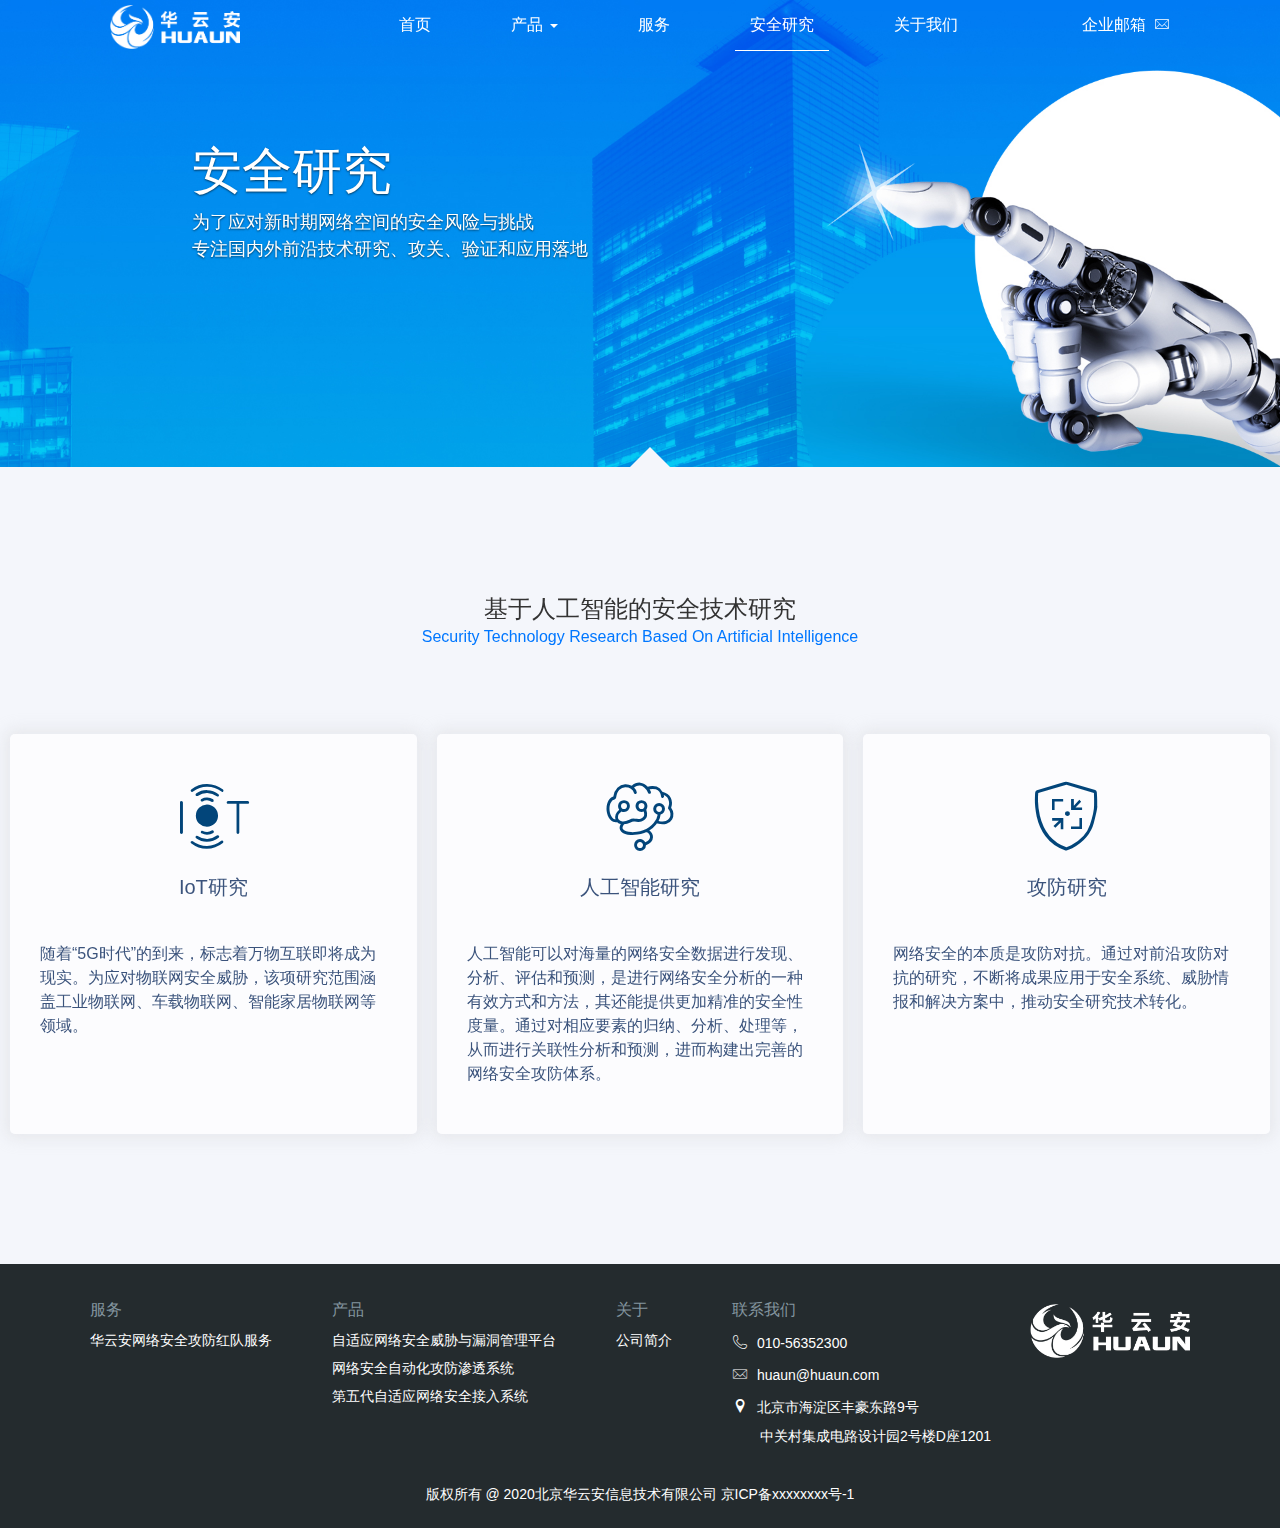
<file: research-institute.html>
<!DOCTYPE html>
<html>

<head>
    <meta charset="UTF-8">
    <meta name="viewport"
        content="width=device-width,initial-scale=1,minimum-scale=1,maximum-scale=1,user-scalable=no" />
    <meta name="description"
        content="北京华云安信息技术有限公司目前具有态势感知、漏洞管理、自动化渗透、互联网反溯源等产品，同时拥有及专业的网络安全攻防团队，主要服务于国家监管机构及运营商、能源、教育等重要行业客户。" />
    <meta name="keywords"
        content="华云安,网络安全,攻防对抗,威胁情报,防御,漏洞,知识图谱,人工智能,AI,可解释人工智能,XAI,以攻促防,自适应,关键基础设施,安全能力,资产测绘,自动化渗透,威胁建模,漏洞管理,TVM,APT,PTS,态势感知,SOC,SEIM,Exp,Poc,红对服务,反溯源,漏洞挖掘,漏洞利用,红蓝对抗,威胁治理,应急响应,自动化,能力平台,重保,网络安保,护网" />
    <title>安全研究</title>
    <link rel="shortcut icon" href="images/huaun_favicon.png" />
    <link rel="stylesheet" href="library/css/boostrap.css">
    <link rel="stylesheet" href="library/fonts/iconfont.css">
    <link rel="stylesheet" href="common/css/common.css">
    <link rel="stylesheet" href="common/css/model.css">
</head>

<body>
    <!-- menu -->
    <div id='menu'></div>
    <!-- banner -->
    <div class='block'>
        <img src="images/SEARCHbg.jpg" alt="">
        <div class='banner'>
            <div class="carousel-caption">
                <div class='banner-content banner-left'
                    data-scroll-reveal="enter bottom over 0.5s and move 100px after 0.3s">
                    <p class='banner-title'>安全研究</p>
                    <p class='banner-text'>为了应对新时期网络空间的安全风险与挑战</p>
                    <p class='banner-text'>专注国内外前沿技术研究、攻关、验证和应用落地</p>
                </div>
            </div>
        </div>
    </div>
    <div class='search-01'>
        <div class="dialog my-container">
            <!--标题-->
            <div class="service-header" data-scroll-reveal="enter bottom over 0.5s and move 100px after 0.3s">
                <p class="service-title">基于人工智能的安全技术研究</p>
                <p class="service-subtitle">Security Technology Research Based On Artificial Intelligence</p>
            </div>
            <!--列表-->
            <ul class="row dialog-list">
                <li class="col-xs-12 col-md-4">
                    <div class="dialog-box" data-scroll-reveal="enter bottom over 0.5s and move 100px after 0.3s">
                        <div class='dialog-box-header'>
                            <div class="productServive-icon">
                                <span class='icon iconfont iconwulianwang'></span>
                            </div>
                            <p class='dialog-box-title'>IoT研究</p>
                        </div>
                        <div class='dialog-box-content dialog-box-content1'>
                            <p class="font-con">
                                随着“5G时代”的到来，标志着万物互联即将成为现实。为应对物联网安全威胁，该项研究范围涵盖工业物联网、车载物联网、智能家居物联网等领域。
                            </p>
                        </div>
                    </div>
                </li>
                <li class="col-xs-12 col-md-4">
                    <div class="dialog-box" data-scroll-reveal="enter bottom over 0.5s and move 100px after 0.3s">
                        <div class='dialog-box-header'>
                            <div class="productServive-icon">
                                <span class='icon iconfont iconrengongzhineng'></span>
                            </div>
                            <p class='dialog-box-title'>人工智能研究</p>
                        </div>
                        <div class='dialog-box-content dialog-box-content1'>
                            <p class="font-con">
                                人工智能可以对海量的网络安全数据进行发现、分析、评估和预测，是进行网络安全分析的一种有效方式和方法，其还能提供更加精准的安全性度量。通过对相应要素的归纳、分析、处理等，从而进行关联性分析和预测，进而构建出完善的网络安全攻防体系。
                            </p>
                        </div>
                    </div>
                </li>
                <li class="col-xs-12 col-md-4">
                    <div class="dialog-box" data-scroll-reveal="enter bottom over 0.5s and move 100px after 0.3s">
                        <div class='dialog-box-header'>
                            <div class="productServive-icon">
                                <span class='icon iconfont iconanquangongfangyanlianfuwu'></span>
                            </div>
                            <p class='dialog-box-title'>攻防研究</p>
                        </div>
                        <div class='dialog-box-content dialog-box-content1'>
                            <p class="font-con">
                                网络安全的本质是攻防对抗。通过对前沿攻防对抗的研究，不断将成果应用于安全系统、威胁情报和解决方案中，推动安全研究技术转化。
                            </p>
                        </div>
                    </div>
                </li>
            </ul>
        </div>
    </div>
    <a href="#0" class="cd-top">
        <img src="images/cd-top-arrow.svg">
    </a>
    <!-- footer -->
    <div id='footer' class='information'></div>
</body>
<script src="library/javascript/jquery.min.js"></script>
<script src="library/javascript/bootstrap.min.js"></script>
<script src="library/javascript/scrollReveal.js"></script>
<script src='library/javascript/goTop.js'></script>
<script src="common/js/scroll.js"></script>
<script>
    if (!(/msie [6|7|8|9]/i.test(navigator.userAgent))) {
        (function () {
            window.scrollReveal = new scrollReveal({
                reset: true
            });
        })();
    };
    $('#menu').load('common/html/header.html', function () {
        $('#research').addClass('active').parent().siblings().children('a').removeClass('active');
    });
</script>

</html>
</file>
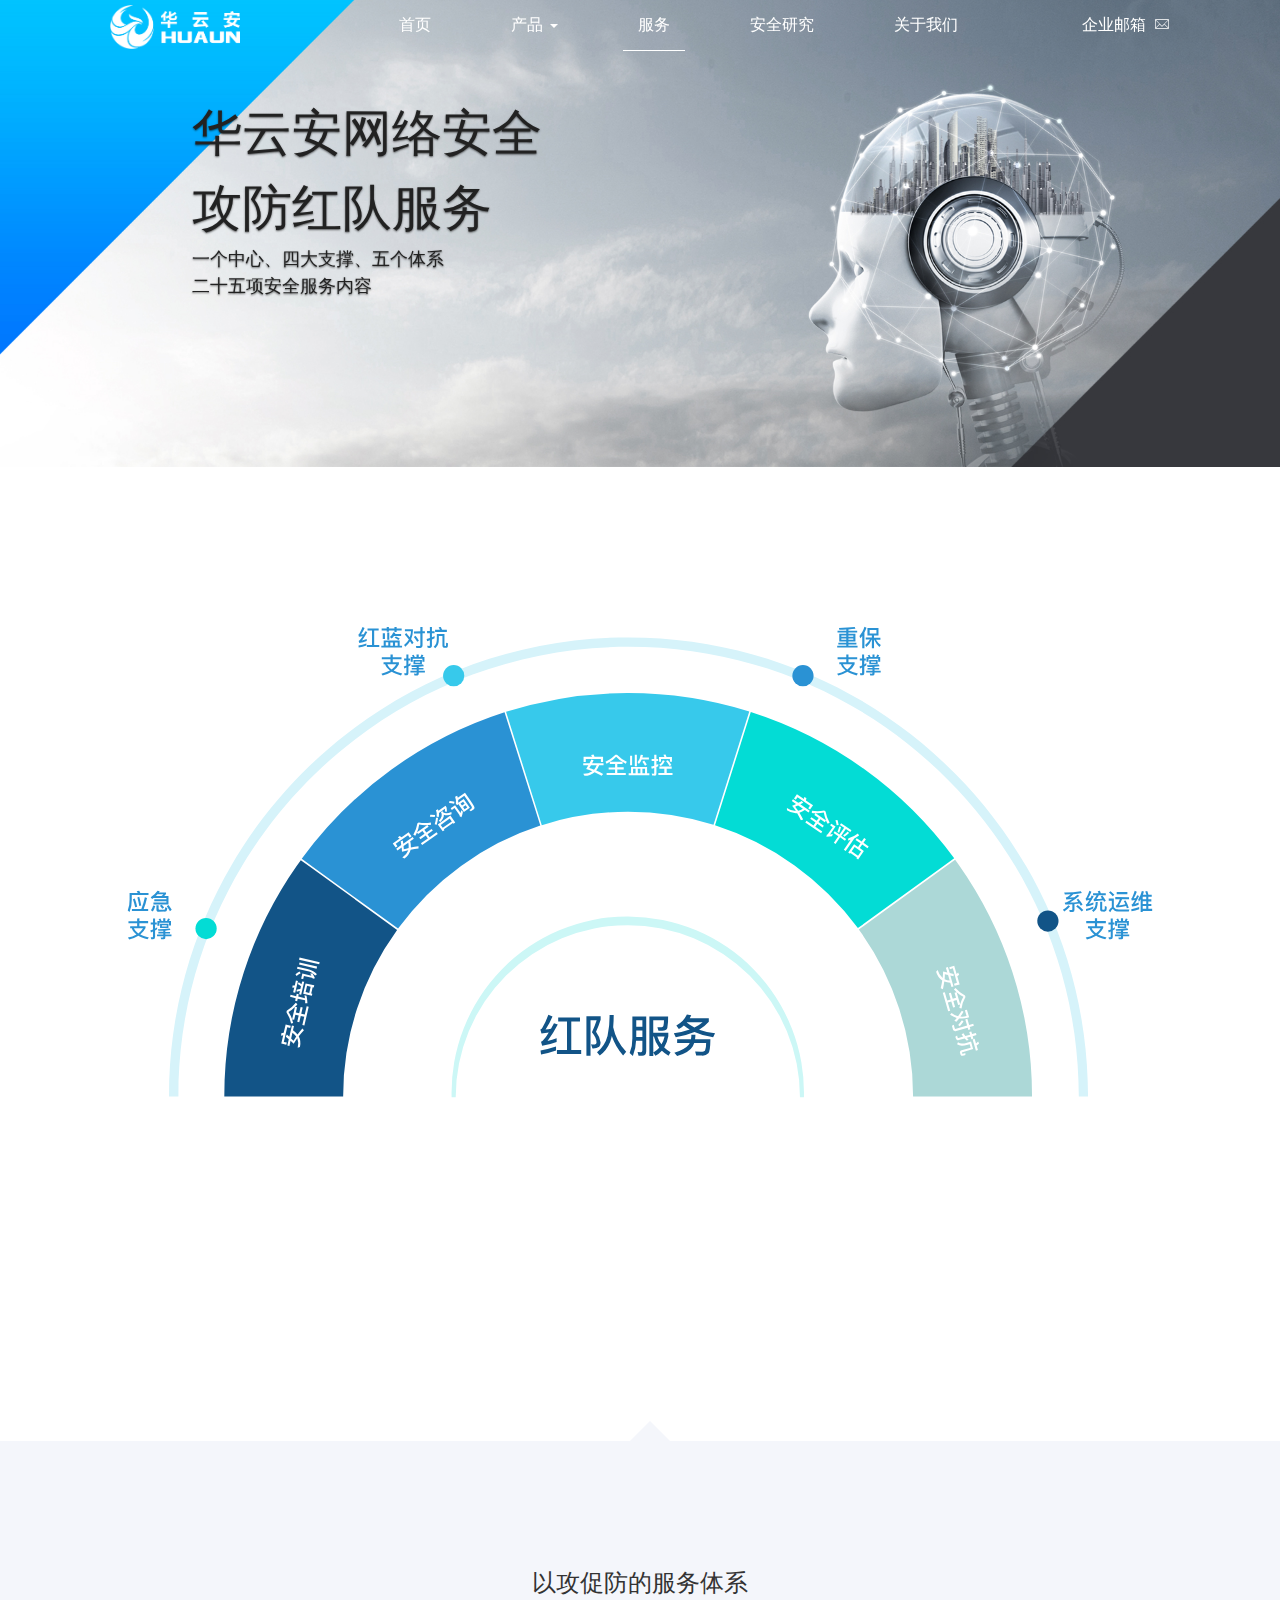
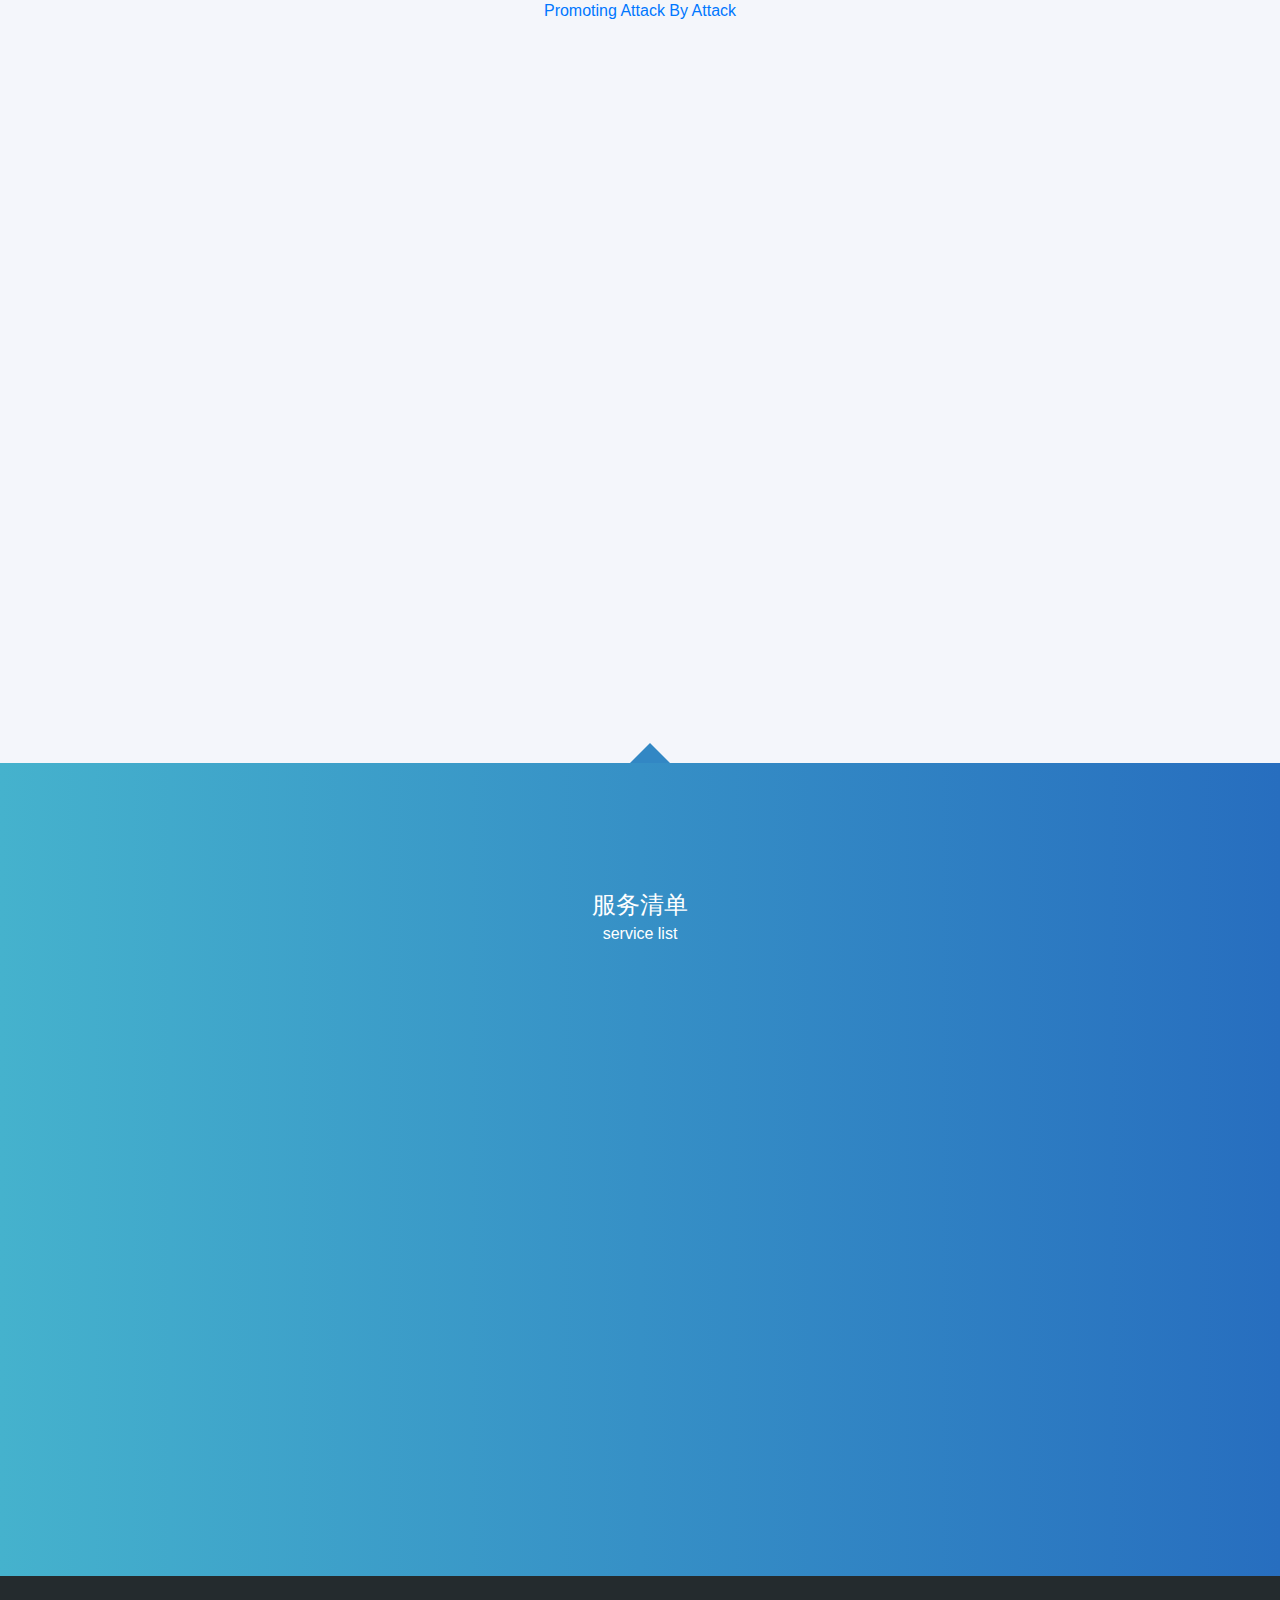
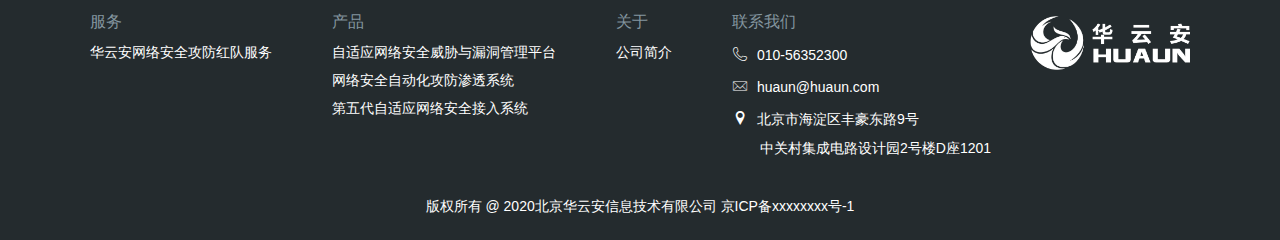
<file: service.html>
<!DOCTYPE html>
<html>

<head>
    <meta charset="UTF-8">
    <meta name="viewport"
        content="width=device-width,initial-scale=1,minimum-scale=1,maximum-scale=1,user-scalable=no" />
    <meta name="description"
        content="北京华云安信息技术有限公司目前具有态势感知、漏洞管理、自动化渗透、互联网反溯源等产品，同时拥有及专业的网络安全攻防团队，主要服务于国家监管机构及运营商、能源、教育等重要行业客户。" />
    <meta name="keywords"
        content="华云安,网络安全,攻防对抗,威胁情报,防御,漏洞,知识图谱,人工智能,AI,可解释人工智能,XAI,以攻促防,自适应,关键基础设施,安全能力,资产测绘,自动化渗透,威胁建模,漏洞管理,TVM,APT,PTS,态势感知,SOC,SEIM,Exp,Poc,红对服务,反溯源,漏洞挖掘,漏洞利用,红蓝对抗,威胁治理,应急响应,自动化,能力平台,重保,网络安保,护网" />
    <title>华云安网络安全攻防红队服务</title>
    <link rel="shortcut icon" href="images/huaun_favicon.png" />
    <link rel="stylesheet" href="library/css/boostrap.css">
    <link rel="stylesheet" href="library/fonts/iconfont.css">
    <link rel="stylesheet" href="common/css/common.css">
    <link rel="stylesheet" href="common/css/model.css">
</head>

<body>
    <!-- menu -->
    <div id='menu'></div>
    <!-- banner -->
    <div class='block service-banner'>
        <img src="images/SERVICEbg.jpg" alt="">
        <div class='banner'>
            <div class="carousel-caption">
                <div class='banner-content banner-left'
                    data-scroll-reveal="enter bottom over 0.5s and move 100px after 0.3s">
                    <p class='banner-title'>华云安网络安全</p>
                    <p class='banner-title'>攻防红队服务</p>
                    <p class='banner-text'>一个中心、四大支撑、五个体系</p>
                    <p class='banner-text'>二十五项安全服务内容</p>
                </div>
            </div>
        </div>
    </div>
    <div class='background'>
        <div class='my-container service-box'>
            <div class='service-image' data-scroll-reveal="enter bottom over 0.5s and move 30px after 0.3s">
                <img src="images/service-middle.svg" alt="">
            </div>
            <div class="service-content" data-scroll-reveal="enter bottom over 0.5s and move 30px after 0.3s">
                <div class="service-header">
                    <p class="service-title">红队安全服务模式</p>
                    <p class="service-subtitle">Red Team Service Model</p>
                </div>
                <div class='service-content'>
                    以攻防为中心，落实系统运维支撑、重保支撑、红蓝对抗支撑、应急支撑，开展五大体系服务内容，帮助用户了解安全短板。并制定整体安全解决方案、提高整体安全防护能力、完善安全应急响应能力。
                </div>
            </div>
        </div>
    </div>
    <div class='service-02'>
        <div class="dialog my-container">
            <div class="service-header">
                <p class="service-title">以攻促防的服务体系</p>
                <p class="service-subtitle">Promoting Attack By Attack</p>
            </div>
            <!--列表-->
            <ul class="row dialog-list">
                <li class="col-xs-12 col-md-6 col-lg-3">
                    <div class="dialog-box" data-scroll-reveal="enter bottom over 0.5s and move 100px after 0.3s">
                        <div class='dialog-box-header'>
                            <div class="productServive-icon">
                                <span class='icon iconfont iconhonglanduikang'></span>
                            </div>
                            <p class='dialog-box-title'>红蓝对抗支撑</p>
                        </div>
                        <div class='dialog-box-content dialog-box-content1'>
                            <p class="font-con">
                                利用黑客模拟攻击，挖掘客户更多风险脆弱点，为网络安全建设提供强有力的支持。
                            </p>
                        </div>
                    </div>
                </li>
                <li class="col-xs-12 col-md-6 col-lg-3">
                    <div class="dialog-box" data-scroll-reveal="enter bottom over 0.5s and move 100px after 0.3s">
                        <div class='dialog-box-header'>
                            <div class="productServive-icon">
                                <span class='icon iconfont iconico_yingjizhicheng'></span>
                            </div>
                            <p class='dialog-box-title'>应急支撑</p>
                        </div>
                        <div class='dialog-box-content dialog-box-content1'>
                            <p class="font-con">
                                若发生网络入侵事件、大规模病毒爆发、遭受拒绝服务攻击等突发的安全事件时立刻启动应急响应服务。
                            </p>
                        </div>
                    </div>
                </li>
                <li class="col-xs-12 col-md-6 col-lg-3">
                    <div class="dialog-box" data-scroll-reveal="enter bottom over 0.5s and move 100px after 0.3s">
                        <div class='dialog-box-header'>
                            <div class="productServive-icon">
                                <span class='icon iconfont iconico_zhongbaozhicheng'></span>
                            </div>
                            <p class='dialog-box-title'>重保支撑</p>
                        </div>
                        <div class='dialog-box-content dialog-box-content1'>
                            <p class="font-con">
                                重大时期安全保障期间为用户提供重保支撑。通过现场值守、威胁实时监测、日志分析研判、情报收集、协调处置，将安全防范前置。
                            </p>
                        </div>
                    </div>
                </li>
                <li class="col-xs-12 col-md-6 col-lg-3">
                    <div class="dialog-box" data-scroll-reveal="enter bottom over 0.5s and move 100px after 0.3s">
                        <div class='dialog-box-header'>
                            <div class="productServive-icon">
                                <span class='icon iconfont iconico_xitongyunwei'></span>
                            </div>
                            <p class='dialog-box-title'>系统运维支撑</p>
                        </div>
                        <div class='dialog-box-content dialog-box-content1'>
                            <p class="font-con">
                                系统运行期间，持续发现并解决问题，优化安全策略，建立防护、检测和恢复安全闭环，保证业务系统持续安全。
                            </p>
                        </div>
                    </div>
                </li>
            </ul>
        </div>
    </div>
    <div class='service-03 product-03'>
        <div class="dialog my-container">
            <div class="service-header">
                <p class="service-title">服务清单</p>
                <p class="service-subtitle">service list</p>
            </div>
            <!--列表-->
            <div class="row">
                <div class="con col-xs-12 col-md-6 col-lg-3 col-lg-offset-1">
                    <ul>
                        <li data-scroll-reveal="enter bottom over 0.5s and move 30px after 0.3s">
                            <b>开源情报采集</b>
                            <ul>
                                <li>
                                    企业资产开源情报采集
                                </li>
                                <li>
                                    企业人员开源情报采集
                                </li>
                            </ul>
                        </li>
                        <li data-scroll-reveal="enter bottom over 0.5s and move 30px after 0.3s">
                            <b>远程攻击测试</b>
                            <ul>
                                <li>
                                    远程漏洞利用测试
                                </li>
                                <li>
                                    生产网内网攻击测试
                                </li>
                                <li>
                                    办公网内网攻击测试
                                </li>
                                <li>
                                    相关服务木马植入测试
                                </li>
                            </ul>
                        </li>
                    </ul>
                </div>
                <div class="con col-xs-12 col-md-6 col-lg-3 col-lg-offset-1">
                        <ul>
                            <li data-scroll-reveal="enter bottom over 0.5s and move 30px after 0.3s">
                                <b>供应链攻击风险评估</b>
                                <ul>
                                    <li>
                                        办公网网络设备风险评估
                                    </li>
                                    <li>
                                        架构技术选型风险评估
                                    </li>
                                    <li>
                                        研发过程使用软件风险评估
                                    </li>
                                    <li>
                                        运维过程使用软件风险评估
                                    </li>
                                    <li>
                                        云平台风险评估
                                    </li>
                                    <li>
                                        第三方在线服务风险评估
                                    </li>
                                    <li>
                                        Web 前端的第三方链接风险评估
                                    </li>
                                </ul>
                            </li>
                        </ul>
                    </div>
                <div class="con col-xs-12 col-md-6 col-lg-3 col-lg-offset-1">
                    <ul>
                        <li data-scroll-reveal="enter bottom over 0.5s and move 30px after 0.3s">
                            <b>抵近攻击测试</b>
                            <ul>
                                <li>
                                    办公场地入侵测试
                                </li>
                                <li>
                                    办公网络入侵测试
                                </li>
                                <li>
                                    办公电脑木马植入测试
                                </li>
                            </ul>
                        </li>
                        <li data-scroll-reveal="enter bottom over 0.5s and move 30px after 0.3s">
                            <b>人员攻击测试</b>
                            <ul>
                                <li>
                                    企业人员安全意识测试
                                </li>
                                <li>
                                    企业人员权限攻击测试
                                </li>
                            </ul>
                        </li>
                    </ul>
                </div>
            </div>
        </div>
    </div>
    <a href="#0" class="cd-top">
        <img src="images/cd-top-arrow.svg">
    </a>
    <!-- footer -->
    <div id='footer' class='information'></div>
</body>
<script src="library/javascript/jquery.min.js"></script>
<script src="library/javascript/bootstrap.min.js"></script>
<script src="library/javascript/scrollReveal.js"></script>
<script src='library/javascript/goTop.js'></script>
<script src="common/js/scroll.js"></script>
<script>
    if (!(/msie [6|7|8|9]/i.test(navigator.userAgent))) {
        (function () {
            window.scrollReveal = new scrollReveal({
                reset: true
            });
        })();
    };
    $('#menu').load('common/html/header.html', function () {
        $('#service').addClass('active').parent().siblings().children('a').removeClass('active');
    });
</script>

</html>
</file>
<file: library/fonts/iconfont.css>
@font-face {font-family: "iconfont";
  src: url('iconfont.eot?t=1577077381533'); /* IE9 */
  src: url('iconfont.eot?t=1577077381533#iefix') format('embedded-opentype'), /* IE6-IE8 */
  url('[data-uri]') format('woff2'),
  url('iconfont.woff?t=1577077381533') format('woff'),
  url('iconfont.ttf?t=1577077381533') format('truetype'), /* chrome, firefox, opera, Safari, Android, iOS 4.2+ */
  url('iconfont.svg?t=1577077381533#iconfont') format('svg'); /* iOS 4.1- */
}

.iconfont {
  font-family: "iconfont" !important;
  font-size: 16px;
  font-style: normal;
  -webkit-font-smoothing: antialiased;
  -moz-osx-font-smoothing: grayscale;
}

.icondianhua:before {
  content: "\e601";
}

.icondizhi:before {
  content: "\e642";
}

.iconyouxiang:before {
  content: "\e670";
}

.iconloudongguanli:before {
  content: "\e610";
}

.iconfuwu1:before {
  content: "\e669";
}

.iconWebshentouceshifuwu:before {
  content: "\e64e";
}

.iconrengongzhineng:before {
  content: "\e607";
}

.iconshichang-anquanfuwu:before {
  content: "\e620";
}

.iconwangluojieru:before {
  content: "\e61e";
}

.iconyoujiantou:before {
  content: "\e637";
}

.iconzuojiantou:before {
  content: "\e63b";
}

.iconweixieqingbao:before {
  content: "\e765";
}

.iconzhishitupu:before {
  content: "\e61b";
}

.iconwulianwang:before {
  content: "\e640";
}

.iconanquangongfangyanlianfuwu:before {
  content: "\ed57";
}

.iconico_moxingxunlian:before {
  content: "\e745";
}

.iconico_ruanjianjicheng:before {
  content: "\e746";
}

.iconico_suijitiaobian:before {
  content: "\e747";
}

.iconico_bianma:before {
  content: "\e748";
}

.iconico_yigouduosuidao:before {
  content: "\e749";
}

.iconico_hulianwangzichan:before {
  content: "\e74a";
}

.iconico_fanzhi:before {
  content: "\e74b";
}

.iconico_POC:before {
  content: "\e74c";
}

.iconico_hongduifuwu:before {
  content: "\e74d";
}

.iconico_tongdaokongzhi:before {
  content: "\e74e";
}

.iconico_gongxiang:before {
  content: "\e74f";
}

.iconico_anquanyanjiu:before {
  content: "\e750";
}

.iconico_chanpinpingtaihua:before {
  content: "\e751";
}

.iconico_anquanzidonghua:before {
  content: "\e752";
}

.iconico_anquanfangyu:before {
  content: "\e753";
}

.iconico_weixieqingbao:before {
  content: "\e755";
}

.iconico_tedingmubiaozhinengshibie:before {
  content: "\e756";
}

.iconico_xitongyunwei:before {
  content: "\e757";
}

.iconico_nenglifuwuhua:before {
  content: "\e758";
}

.iconico_zhongbaozhicheng:before {
  content: "\e759";
}

.iconico_yingjizhicheng:before {
  content: "\e75a";
}

.iconhonglanduikang:before {
  content: "\e754";
}
</file>
<file: common/css/common.css>
/*重构boostrap*/
.carousel-control.left,
.carousel-control.right {
    background-image: none;
}

.carousel-indicators li {
    width: 13px;
    height: 13px;
}

.carousel-indicators .active {
    width: 15px;
    height: 15px;
}

.carousel-caption {
    width: 100%;
    height: 100%;
    left: 0 !important;
    right: 0 !important;
    display: inline-flex;
}

.img-responsive, .thumbnail > img, .thumbnail a > img, .carousel-inner > .item > img, .carousel-inner > .item > a > img{
    min-width: 100%;
}

.col-xs-1,
.col-sm-1,
.col-md-1,
.col-lg-1,
.col-xs-2,
.col-sm-2,
.col-md-2,
.col-lg-2,
.col-xs-3,
.col-sm-3,
.col-md-3,
.col-lg-3,
.col-xs-4,
.col-sm-4,
.col-md-4,
.col-lg-4,
.col-xs-5,
.col-sm-5,
.col-md-5,
.col-lg-5,
.col-xs-6,
.col-sm-6,
.col-md-6,
.col-lg-6,
.col-xs-7,
.col-sm-7,
.col-md-7,
.col-lg-7,
.col-xs-8,
.col-sm-8,
.col-md-8,
.col-lg-8,
.col-xs-9,
.col-sm-9,
.col-md-9,
.col-lg-9,
.col-xs-10,
.col-sm-10,
.col-md-10,
.col-lg-10,
.col-xs-11,
.col-sm-11,
.col-md-11,
.col-lg-11,
.col-xs-12,
.col-sm-12,
.col-md-12,
.col-lg-12 {
    padding-left: 10px;
    padding-right: 10px;
}

/*自定义公共样式*/
/*1.所有标签样式*/

* {
    font-family: "Helvetica Neue", Helvetica, "PingFang SC", "Hiragino Sans GB", "Microsoft YaHei", "微软雅黑", Arial, sans-serif;
    background-repeat: no-repeat;
    margin: 0;
    padding: 0;
}

html,
body {
    height: 100%
}

li {
    list-style: none;
}

.my-container {
    max-width: 1400px;
    margin: 0 auto;
    padding: 10px;
}

.background {
    padding: 45px 0;
}

.col-my-5 {
    width: 20%;
    float: left;
}

a:hover,
a:focus {
    text-decoration: none;
}

/*2.颜色*/
.text-yellow {
    color: #FFDB4F;
}

/*3.banner样式*/
.banner-content {
    color: #ffffff;
    align-self: center;
    margin: 0 auto;
}

.banner-title,
.banner-subtitle,
.banner-text {
    margin-bottom: 0;
    line-height: 1.5;
}

/* .banner-title,
.banner-subtitle {
    font-family: "SimSun";
    font-family: "SimHei";
} */

.banner-left {
    text-align: left;
    margin-left: 15%;
}

.banner-right {
    text-align: right;
    margin-right: 15%;
}

.banner-middle {
    margin: 0 auto;
}

/*4.dialog*/
.dialog {
    padding: 100px 0 150px;
}

.dialog li:hover {
    transform: translateY(-8px);
    cursor: pointer;
}

.insightCloud .dialog li:hover {
    transform: translateY(0);
    cursor: inherit;
}

.dialog-header {
    color: #ffffff;
    text-align: center;
}

.dialog-title {
    font-size: 24px;
}

.dialog-con {
    font-size: 16px;
}

.dialog-list {
    margin: 100px 10px;

}

.dialog-box {
    background-color: rgba(255, 255, 255, .7);
    border-radius: 5px;
    padding: 15px 10px;
    height: 400px;
    box-shadow: 0 0 15px 5px rgba(202, 203, 204, 0.3);
    margin: 10px 0;
    color: #3B537C;
}

.dialog-box-header {
    text-align: center;
    padding: 10px;
}

.dialog-box-header img {
    margin-bottom: 15px;
    width: 65%;
}

.dialog-box-title {
    font-size: 20px;
}

.dialog-box-subtitle {
    font-size: 20px;
}

.dialog-box-content {
    font-size: 16px;
    line-height: 1.5;
}

.dialog-box-content1 {
    min-height: 145px;
    padding: 20px;
}

/*产品页*/
.block {
    position: relative;
}

.block .dialog {
    padding: 0;
}

.block .dialog-box {
    padding: 30px;
}

.block>img {
    width: 100%;
}

.block .carousel-caption {
    padding-top: 81px;
}

.product-middle,
.service-middle {
    position: absolute;
    top: 0;
    width: 100%;
}

.product-abstract {
    text-align: left;
    padding: 25px 50px;
    font-size: 16px;
    /* font-family: 'Microsoft YaHei'; */
    line-height: 2;
    color: #ffffff;
    background-image: linear-gradient(to bottom left, #44AECC, #205FBC);
    border-radius: 10px 10px 0 0;
    margin: 0;
}

.product-abstract1 {
    color: #5E5E5E;
    background: none;
}

.product-abstract2 {
    background: #808080;
}

.product-image {
    padding: 5px;
    background-color: #f4f6fb;
    border-radius: 0 0 10px 10px;
    text-align: center;
}

.product-image img {
    width: 100%;
}

.product-02:before,
.product-03:before,
.service-02:before,
.service-03:before,
.about-02:before,
.search-01:before {
    content: '';
    width: 0;
    height: 0;
    border-bottom: 20px solid #f4f6fb;
    border-right: 20px solid transparent;
    border-left: 20px solid transparent;
    position: absolute;
    left: calc(50% - 10px);
    top: 0%;
    margin-top: -20px;
}

.product-02,
.service-02,
.about-02,
.search-01 {
    background-color: #f4f6fb;
    position: relative;
}

.product-02:after {
    content: '';
    width: 130px;
    height: 194px;
    position: absolute;
    right: 0;
    top: 250px;
    display: none;
    background-image: url(../../images/middle01.png);
}

.product-02 .dialog-header {
    padding: 25px 32px;
    text-align: center;
    color: #1b1b1b;
}

.product-02 .dialog-box {
    background: transparent;
    box-shadow: none;
    text-align: center;
    height: 300px;
}

.product-02 .dialog-box-header {
    border: none;
}

.product-02 .dialog-box-header img {
    background-color: #fff;
    width: 164px;
    border-radius: 50%;
    font-size: 100px;
}

.product-02 .dialog-box-header .icon {
    background-color: #fff;
    width: 164px;
    border-radius: 50%;
    font-size: 90px;
    display: block;
    height: 164px;
    padding-top: 17px;
    margin: 0 auto 15px;
}

.product-02 .dialog-box-content {
    padding: 0px;
}

.product-02 .dialog-list {
    margin: 55px 0 60px;
}

.product-03,
.service-03 {
    background-image: linear-gradient(to right, #45b2cd, #276ebf);
    position: relative;
}

.product-03 .dialog-box-content {
    padding-top: 0px;
}

.product-03:before,
.service-03:before {
    border-bottom: 20px solid #3287c4;
}

.product-03 .dialog-list {
    margin-bottom: 0;
}

.service-box {
    padding: 100px;
}

.service-header {
    text-align: center;
    padding-top: 50px;
}

.service-image img {
    width: 100%;
}

.service-title {
    font-size: 24px;
    margin-top: 10px;
    color: #333;
    margin: 10px 0 0;
}

.service-subtitle {
    font-size: 16px;
    color: #0077ff;
}

.service-content {
    font-size: 18px;
    line-height: 1.5;
}

/*媒体查询*/
@media screen and (max-width: 768px) {

    /*40%*/
    .banner-title {
        font-size: 20px;
    }

    .banner-subtitle.text-yellow {
        display: none;
    }

    .banner-subtitle {
        font-size: 12px;
    }

    .banner-text {
        font-size: 8px;
    }

    .banner-left {
        text-align: center;
        margin: 0 auto;
    }

    .my-container {
        padding-left: 20px;
        padding-right: 20px;
    }

    .product-02:before,
    .product-03:before,
    .service-02:before,
    .service-03:before,
    .about-02:before,
    .search-01:before {
        border-bottom: 10px solid #f4f6fb;
        border-right: 10px solid transparent;
        border-left: 10px solid transparent;
        position: absolute;
        left: calc(50% - 5px);
        top: 0%;
        margin-top: -10px;
    }

    .product-03:before,
    .service-03:before {
        border-bottom: 10px solid #3287c4;
    }

    .banner-right {
        text-align: center;
    }
}

@media screen and (min-width: 768px) {

    /*50%*/
    .banner-title {
        font-size: 25px;
    }

    .banner-subtitle {
        font-size: 15px;
    }

    .banner-text {
        font-size: 9px;
    }


    .block .carousel-caption {
        padding-top: 0;
    }
}

@media screen and (min-width: 992px) {

    /*75%*/
    .banner-title {
        font-size: 37px;
    }

    .banner-subtitle {
        font-size: 22px;
    }

    .banner-text {
        font-size: 13px;
    }

    .dialog-box-header img {
        width: 100%;
    }

    .product-02:after {
        display: block;
    }

}

@media screen and (min-width: 1200px) {
    .banner-title {
        font-size: 50px;
    }

    .banner-subtitle {
        font-size: 30px;
    }

    .banner-text {
        font-size: 18px;
    }
}
</file>
<file: common/css/model.css>
.technology:before,
.productServive:before {
    content: '';
    width: 0;
    height: 0;
    border-bottom: 20px solid #3f5c82;
    border-right: 20px solid transparent;
    border-left: 20px solid transparent;
    position: absolute;
    left: 50%;
    top: 0%;
    margin-top: -20px;
}

/*1.顶层菜单栏*/
.header-navbar,
.header-navbar.scrolled {
    background-color: #FFFFFF;
    border-bottom: 1px solid rgba(0, 0, 0, 0.3);
}

.header-navbar .logo {
    width: 130px;
    height: 35px;
    background-size: 75%;
    display: inline-block;
    background-image: url(../../images/logo_header.png);

}

.header-navbar.scrolled .logo {
    background-image: url(../../images/logo_header.png);
}

.header-navbar .nav {
    margin-right: 15px;
}

.header-navbar .nav>li>a {
    color: #ffffff;
    font-size: 16px;
    margin-left: 35px;
}

.header-navbar .nav>li>a:hover,
.header-navbar .nav>li>a:focus,
.header-navbar .nav>li>a.active,
.header-navbar .nav .open>a,
.nav .open>a:hover,
.header-navbar .nav .open>a:focus {
    background-color: transparent;
    border-bottom: 1px solid #ffffff;
}

.header-container-03 {
    background: none;
    border: none;
    padding-bottom: 5px;
}

.header-container-03 a{
    color: #fff;
    font-size: 16px;
}

.header-navbar ul.in {
    width: 100%;
    position: absolute;
    top: 0;
    background: rgba(255, 255, 255, .9);
    z-index: -1;
    margin: 0;
    padding-top: 51px;
    max-height: 100vh;
    height: 100vh;
    overflow: hidden;
    opacity: 1;
    transition: .5s;
}

.header-navbar ul.in li {
    height: auto;
    width: 85%;
    overflow: hidden;
    text-align: center;
    margin: 10px auto;
    font-size: 1.1em;
    float: none;
}

.header-navbar ul.in>li {
    width: 50%;
}

.header-navbar ul.in li a {
    color: #181818;
    font-weight: normal;
    border-bottom: 1px solid #d6d6d6;
}

.scrolled .header-container-03 a{
    color: #666666;
}

.header-navbar ul.in img,
.header-navbar ul.in .down {
    display: none;
}

.header-navbar ul.in .dropdown-menu {
    margin-left: 35px;
}

.header-navbar ul.in li.open>a,
.header-navbar ul.in li.open>a:hover,
.header-navbar ul.in li.open>a:focus,
.header-navbar ul.in li a:hover,
.header-navbar ul.in li a:focus,
.header-navbar ul.in li a.active {
    color: #379ee4;
}

.header-container-02 ul li a{
    display: flex;
    flex-direction: row;
}

.oi {
    width: 30px;
    height: 30px;
    position: absolute;
    right: 12px;
    top: 0;
}

.oi em {
    top: 50%;
    left: 50%;
    width: 20px;
    height: 3px;
    z-index: 10;
    right: auto;
    bottom: auto;
    position: absolute;
    display: inline-block;
    background-color: #353535;
    transform: translateX(-50%) translateY(-50%);
    -o-transform: translateX(-50%) translateY(-50%);
    -ms-transform: translateX(-50%) translateY(-50%);
    -moz-transform: translateX(-50%) translateY(-50%);
    -webkit-transform: translateX(-50%) translateY(-50%);
}

.oi em::before,
.oi em:after,
.oi em::before,
.oi em:after {
    top: 0;
    right: 0;
    content: '';
    width: 100%;
    height: 100%;
    position: absolute;
    background-color: #353535;
    backface-visibility: hidden;
    -webkit-backface-visibility: hidden;
    transform: translateZ(0);
    -o-transform: translateZ(0);
    -ms-transform: translateZ(0);
    -moz-transform: translateZ(0);
    -webkit-transform: translateZ(0);
    transition: transform .3s;
    -moz-transition: -moz-transform .3s;
    -webkit-transition: -webkit-transform .3s;
}


.oi em::before {
    transform: translateY(-6px) rotate(0deg);
    -o-transform: translateY(-6px) rotate(0deg);
    -ms-transform: translateY(-6px) rotate(0deg);
    -moz-transform: translateY(-6px) rotate(0deg);
    -webkit-transform: translateY(-6px) rotate(0deg);
}

.oi em::after {
    transform: translateY(6px) rotate(0deg);
    -o-transform: translateY(6px) rotate(0deg);
    -ms-transform: translateY(6px) rotate(0deg);
    -moz-transform: translateY(6px) rotate(0deg);
    -webkit-transform: translateY(6px) rotate(0deg);
}

.io em {
    background: rgba(53, 53, 53, 0);
}

.io em::before {
    transform: translateY(0px) rotate(45deg);
    -o-transform: translateY(0px) rotate(45deg);
    -ms-transform: translateY(0px) rotate(45deg);
    -moz-transform: translateY(0px) rotate(45deg);
    -webkit-transform: translateY(0px) rotate(45deg);
}

.io em::after {
    transform: translateY(0px) rotate(-45deg);
    -o-transform: translateY(0px) rotate(-45deg);
    -ms-transform: translateY(0px) rotate(-45deg);
    -moz-transform: translateY(0px) rotate(-45deg);
    -webkit-transform: translateY(0px) rotate(-45deg);
}

.carousel,
.block img {
    margin-top: 51px;
}

/*2.首页圆盘左边文字*/
.insightCloud {
    background-image: none;
    background-size: contain;
    background-repeat: repeat-x;
    background-position: 50%;
}

.insightCloud .left-box {
    display: flex;
    flex-direction: row;
    align-items: center;
    margin-top: 30px;
}

.insightCloud .left-box .left-box-img {
    background-color: #2A93D5;
    border-radius: 50%;
    padding: 10px 25px;
    margin: 0 15px;
    margin-right: 20px;
}

.insightCloud .left-box .left-box-img .icon {
    font-size: 64px;    
    color: #ffffff;
}

.insightCloud .left-box h2 {
    font-size: 24px;
    margin: 10px 0;
}

.insightCloud .left-box li {
    font-size: 16px;
    line-height: 2;
}

/*3.首页核心技术*/
.technology {
    background-image: linear-gradient(to bottom, #3f5c82, #7cdedc);
    padding-bottom: 80px;
    position: relative;
}

.technology:before {
    border-bottom: 20px solid #3f5c82;
}

/*4.首页核心能力*/
.ability .dialog-header {
    color: #1B1B1B;
    border-bottom: none;
}

.ability .dialog-box {
    background: transparent;
    box-shadow: none;
    padding: 20px;
    height: 400px;
}

.ability .dialog-box img {
    width: 164px;
}

.ability .dialog-box .ability-icon {
    border-radius: 50%;
    padding: 4px;
    border: 1px solid #66ceea;
    width: 164px;
    height: 164px;
    margin: 0 auto 15px;
}

.ability .dialog-box .icon {
    font-size: 100px;
    background-color: #66ceea;
    border-radius: 50%;
    color: #fff;
    height: 100%;
    display: block;
    padding-top: 5px;
}

.ability .dialog-box-header {
    border-bottom: none;
}

.ability .dialog-box-title {
    font-size: 24px;
}

.ability .dialog-box-content {
    padding-top: 0;
    text-align: center;
}

.ability .font-con {
    font-size: 18px;
}

.ability .font-subcon {
    font-size: 14px;
}

.col-5 {
    width: 100%;
    float: left;
}

/*5.首页产品与服务*/
.productServive {
    background: #3b5a8f;
    position: relative;
}

.productServive:before {
    border-bottom: 20px solid #3b5a8f;
}

.productServive .dialog-box {
    height: 450px;
}

.productServive .dialog-box-header {
    border-bottom: 1px solid #3b5a8f;
}

.productServive .dialog-box-header img,
.service-02 .dialog-box-header img,
.search-01 .dialog-box-header img {
    width: 80px;
    height: 80px
}

.productServive .more {
    background-color: #125488;
    display: block;
    width: 100%;
    padding: 10px;
    text-align: center;
    color: #ffffff;
}

.productServive .more:hover {
    color: #ffffff;
    text-decoration: none;
}

.productServive-icon .icon,.header-icon .icon{
    font-size: 80px;
    color: #02457A;
}

.header-icon .icon{
    font-size: 40px;
}


.header-icon{
    display: inline-block;
}

/*6.页底*/
.information {
    background-color: #242B2E;
    line-height: 2;
}

.company {
    padding-top: 20px;
    position: relative;
}

.company:after {
    display: table;
    content: '';
    clear: both;
}

.company>li {
    float: left;
    list-style: none;
}

.company>li:not(:first-child) {
    margin-left: 60px;
}

.company>li .logo {
    display: block;
    width: 160px;
    position: absolute;
    top: 30px;
    right: 20px;
}

.company-header {
    color: #83959F;
    font-size: 16px;
}

.company-con {
    display: block;
    font-size: 14px;
    color: #ffffff;
}

.company-con .icon {
    margin-right: 5px;
}

a.company-con {
    cursor: pointer;
}

a.company-con:hover {
    color: #83959F;
}

.footer {
    color: #ffffff;
    font-size: 14px;
    text-align: center;
    padding: 20px 0 10px;
}



/*回到顶部*/
.cd-top {
    display: inline-block;
    height: 40px;
    line-height: 40px;
    width: 40px;
    text-align: center;
    position: fixed;
    bottom: 40px;
    right: 10px;
    box-shadow: 0px 0px 10px rgba(0, 0, 0, 0.3);
    /* image replacement properties */
    overflow: hidden;
    background: rgba(255, 255, 255, 0.9);
    visibility: hidden;
    opacity: 0;
    -webkit-transition: opacity .3s 0s, visibility 0s .3s;
    -moz-transition: opacity .3s 0s, visibility 0s .3s;
    transition: opacity .3s 0s, visibility 0s .3s;
    border-radius: 4px;
    color: #5e5e5e;
}

.cd-top.cd-is-visible,
.cd-top.cd-fade-out,
.no-touch .cd-top:hover {
    -webkit-transition: opacity .3s 0s, visibility 0s 0s;
    -moz-transition: opacity .3s 0s, visibility 0s 0s;
    transition: opacity .3s 0s, visibility 0s 0s;
}

.cd-top.cd-is-visible {
    visibility: visible;
    opacity: 1;
}

.cd-top.cd-fade-out {
    background: rgba(255, 255, 255, 0.6);
    z-index: 999;
}

.connect-header {
    margin: 25px 0;
    text-align: center;
}

.connect-header-en {
    font-size: 24px;
}

.connect-header-ch {
    font-size: 19px;
    border-top: 5px solid #64b2f6;
    display: inline-block;
}

.connect {
    border-radius: 20px;
    background: #FFFFFF;a
    width: 95%;
    margin: 0 auto 65px;
    padding: 30px;
    font-weight: 500;
    text-align: left;
    text-shadow: none;
    color: #626262;
    font-size: 16px;
    line-height: 1.5;
}

.connect img {
    width: 100%;
    height: 100%;
}

.connect-img {
    padding: 40px;
    text-align: center;
}

.connect-img img {
    width: 80%;
}

.connect-title {
    font-size: 20px;
    margin-bottom: 15px;
}

.connect-content i {
    margin-right: 10px;
}

.connect-con {
    font-size: 16px;
    line-height: 2;
    padding-top: 40px;
}

.connect-con div {
    margin-top: 40px;
}

.address{
    padding: 15px;
    margin: 0 auto 65px;
    border-radius: 20px;
    background: #FFFFFF;
    width: 95%;
}

.address img{
    width: 100%;
}

.tvm-01 .product-image {
    background-color: transparent;
}

.tvm-01 .product-image img {
    width: 80%;
}

.tvm-01 .my-container{
    display: flex;
    flex-direction: row;
    align-items: center;
}

.atp-02:after {
    width: 125px;
    background-image: url(../../images/middle02.png);
}

.service-banner .banner-content {
    color: #222222;
}

.pts-02:after {
    left: 0;
    background-image: url(../../images/middle03.png);
    width: 145px;
    height: 161px;
}

.service-02 .dialog,
.service-03 .dialog,
.search-01 .dialog {
    padding-top: 65px;
}

.service-02 .dialog-list {
    margin: 85px 0;
}

.service-03 .service-header {
    color: #ffffff;
    padding-bottom: 85px;
}

.service-03 .service-title,
.service-03 .service-subtitle {
    color: #ffffff;
}

.service-03 .con li {
    color: #ffffff;
    font-size: 16px;
    line-height: 32px;
    margin-top: 15px;
}

.service-03 .con ul {
    margin-left: 18px;
}

.service-03 .con ul ul li {
    list-style-image:url(../../images/tag.svg);
}

.service-03 .dialog li:hover {
    transform: translateY(0);
    cursor: inherit;
}

.search-01 .dialog-list {
    margin: 75px 0;
}

.search-01 .dialog {
    padding-bottom: 45px;
}

.intro-01 {
    background-image: url(../../images/INTRObg01.jpg);
    position: relative;
    padding-top: 400px;
}

.intro-01 .intro-dialog {
    position: absolute;
    right: 110px;
    top: 0;
    font-size: 18px;
    line-height: 1.5;
    text-align: left;
    width: 565px;
    background: #FFFFFF;
    border-radius: 20px;
    padding: 20px;
}

.intro-text {
    position: absolute;
    bottom: 130px;
    width: 100%;
    font-size: 18px;
    left: 40px;
    line-height: 1.5;
}

.intro-image {
    text-align: right;
}

.intro-image image {
    width: 100%;
}

.header-container {
    display: flex;
    flex-direction: row;
    justify-content: space-between;
}

/* @media screen and (-webkit-min-device-pixel-ratio:0) {
    .iconhonglanduikang {
        background: -webkit-gradient(linear, left bottom, right bottom, from(#69D1E9), to(#C20D23));
        -webkit-background-clip: text;
        -webkit-text-fill-color: transparent;
    }
} */


/*媒体查询*/
@media screen and (max-width:768px) {
    .company li {
        width: 100%;
        text-align: center
    }

    .companyli .con {
        margin-right: 0;
    }

    .company>li:not(:first-child) {
        margin-left: 0;
    }

    .company li .logo {
        top: 0;
        margin: 20px auto;
        position: static;
    }

    .header-container {
        display: block;
        padding: 5px 30px;
    }

    .header-container-03 {
        display: none;
    }
}

@media screen and (min-width: 768px) {
    .header-navbar .logo {
        background-size: 80%;
        height: 45px;
        margin-top: 5px;
    }

    .header-navbar {
        border-bottom: none;
        background-color: transparent;
    }

    .header-navbar .logo {
        background-image: url(../../images/logo_white.png);
    }

    .header-navbar.scrolled .nav>li>a {
        color: #666666;
    }

    .header-navbar.scrolled .nav>li>a:hover,
    .header-navbar.scrolled .nav>li>a.active {
        border-bottom: 2px solid rgba(0, 0, 0, 0.68);
    }

    .cd-top {
        right: 20px;
        bottom: 20px;
    }

    .carousel,
    .block img {
        margin-top: 0;
    }

    .dropdown-menu>li>a .con {
        padding-left: 20px;
        padding-top: 8px;
    }

    .text-connect{
        display: none;
    }
}

@media screen and (max-width: 992px) {
    .company>li .logo {
        top: 180px
    }
}

@media screen and (min-width: 992px) {
    .header-navbar .logo {
        background-size: 90%;
    }

    .header-navbar .nav>li>a {
        margin-left: 50px;
    }

    .navbar-nav>li>.dropdown-menu {
        border: 4px;
        padding: 0;
        border-top-left-radius: 4px;
        border-top-right-radius: 4px;
        margin-top: 20px;
    }

    .dropdown-menu>li {
        width: 335px;
        border-bottom: 1px solid #eaeaea;
        position: relative;
    }

    .dropdown-menu>li>a {
        overflow: hidden;
        padding: 0px 20px;
        border-left: 8px solid #fff;
        white-space: normal;
        position: relative;
    }

    .dropdown-menu>li>a:hover,
    .dropdown-menu>li>a:focus {
        border-left: 8px solid #ffa30a;
        background-color: #f9f9f9;
    }

    .dropdown-menu>li>a .pic {
        position: absolute;
        top: 50%;
        transform: translateY(-50%);
        left: 30px;
        width: 60px;
        z-index: 2;
    }

    .navbar-nav>li>.dropdown-menu .menu-arrow {
        position: absolute;
        top: -12px;
        left: 70px;
    }

    .dropdown-menu.small-menu>li {
        width: 160px;
    }

    .dropdown-menu.small-menu>li>a .con {
        width: 100%;
        padding-left: 0;
    }

    .dropdown-menu.small-menu>li>a {
        padding: 20px 20px
    }

    .cd-top {
        height: 42px;
        width: 42px;
        right: 30px;
        bottom: 30px;
    }

    .intro-text {
        width: 50%;
    }

    .insightCloud {
        background-image: url(../../images/index-bg-01.png);
    }

    .col-5 {
        width: 50%
    }

    .connect-img {
        padding-top: 90px;
    }

    .connect-img img {
        width: 85%;
    }

    .connect-header-en {
        font-size: 30px;
    }

    .connect-header-ch {
        font-size: 24px;
    }
}

@media screen and (min-width: 1200px) {
    .header-navbar .logo {
        background-size: 100%;
    }

    .col-5 {
        width: 20%
    }

    .connect-img {
        padding-top: 20px;
    }

    .company>li .logo {
        right: 80px;
    }

    .company {
        padding-left: 80px;
    }
}
</file>
